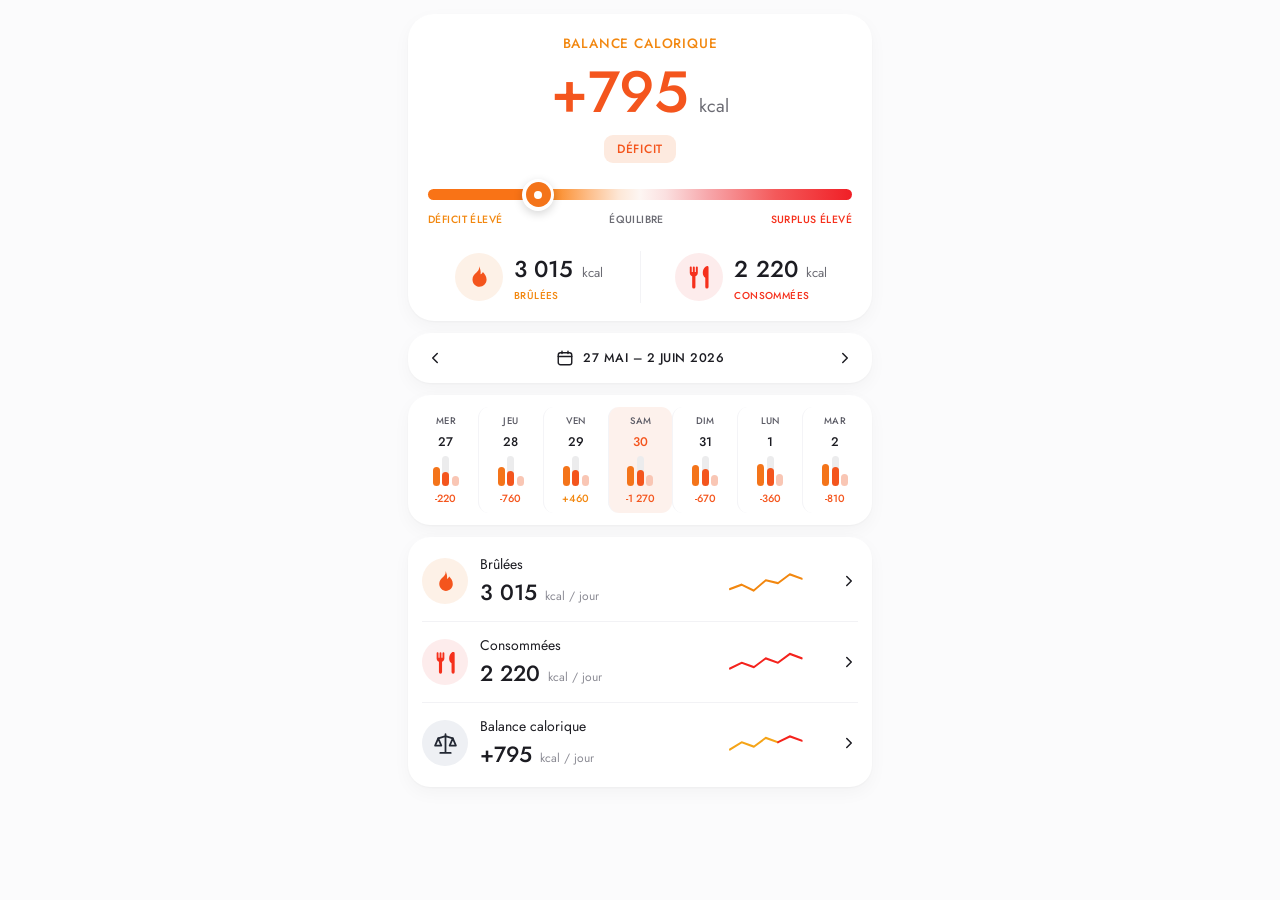
<file: balance-calorique-mobile.html>
<!DOCTYPE html><html><head><meta charset="utf-8"><meta name="viewport" content="width=device-width,initial-scale=1"><link href="https://fonts.googleapis.com/css2?family=Jost:wght@400;500&display=swap" rel="stylesheet"><style>*{margin:0;padding:0;box-sizing:border-box}body{background:#fbfbfc;font-family:Jost,system-ui,sans-serif}</style></head><body>

<div style="min-height:100vh;display:flex;flex-direction:column;align-items:center;justify-content:flex-start;gap:12px;padding:14px 14px 26px;box-sizing:border-box">
  <div style="width:100%;max-width:464px;background:#fff;border-radius:26px;box-shadow:0 1px 2px rgba(24,20,30,.03),0 6px 18px rgba(24,20,30,.035);padding:20px 16px 18px;box-sizing:border-box;font-family:Jost,system-ui,sans-serif">

    <div style="text-align:center;font-size:13.5px;font-weight:500;letter-spacing:.06em;color:#f2870f;text-transform:uppercase">Balance calorique</div>

    <div style="display:flex;align-items:baseline;justify-content:center;gap:10px;margin-top:10px">
      <div style="font-size:58px;font-weight:500;line-height:1;letter-spacing:-.01em;color:#f4551d">+795</div>
      <div style="font-size:18px;font-weight:400;color:#6b6b73">kcal</div>
    </div>

    <div style="display:flex;justify-content:center;margin-top:14px">
      <div style="background:#fdeadf;color:#f4551d;font-size:12px;font-weight:500;letter-spacing:.06em;text-transform:uppercase;padding:5px 13px;border-radius:9px">Déficit</div>
    </div>

    <div style="margin-top:26px;padding:0 4px">
      <div style="position:relative;height:11px">
        <div style="position:absolute;inset:0;border-radius:8px;background:linear-gradient(90deg,#f97316 0%,#f97316 26%,#fb8c2a 30%,#fdbe8a 38%,#fde7d6 45%,#fdf6f3 50%,#fbe0e0 56%,#f7a7ab 66%,#f4595a 82%,#f01f26 100%)"></div>
        <div style="position:absolute;top:50%;transform:translate(-50%,-50%);width:32px;height:32px;border-radius:50%;background:#fff;box-shadow:0 3px 10px rgba(0,0,0,.16);display:flex;align-items:center;justify-content:center;left:26%">
          <div style="width:25px;height:25px;border-radius:50%;background:#f4741a;display:flex;align-items:center;justify-content:center">
            <div style="width:8px;height:8px;border-radius:50%;background:#fff"></div>
          </div>
        </div>
      </div>
      <div style="display:flex;justify-content:space-between;align-items:center;margin-top:12px;font-size:10.5px;font-weight:500;letter-spacing:.04em;text-transform:uppercase">
        <span style="color:#f2870f">Déficit élevé</span>
        <span style="color:#6b6b73;font-weight:500">Équilibre</span>
        <span style="color:#f5301c">Surplus élevé</span>
      </div>
    </div>

    <div style="display:grid;grid-template-columns:1fr 1px 1fr;gap:0;margin-top:24px;align-items:center">
      <div style="display:flex;align-items:center;justify-content:center;gap:11px;padding-right:6px">
        <div style="width:48px;height:48px;border-radius:50%;background:#fdf1e7;display:flex;align-items:center;justify-content:center;flex:0 0 auto">
          <svg width="26" height="26" viewBox="0 0 24 24" fill="#f4551d" style="margin-top:-1px"><path d="M12 2c.6 3.2-1.2 4.6-2.6 6C7.7 9.6 6 11.3 6 14.2 6 18 9 21 12.4 21S19 18.3 19 14.4c0-3.3-1.9-5.4-3.4-7.1-.5 1-1.3 1.8-2.2 2.2.6-2.6-.4-5.6-1.4-7.5Z"></path></svg>
        </div>
        <div>
          <div style="display:flex;align-items:baseline;gap:8px">
            <div style="font-size:23px;font-weight:500;color:#1c1c22;letter-spacing:.005em">3 015</div>
            <div style="font-size:13px;font-weight:400;color:#6b6b73">kcal</div>
          </div>
          <div style="margin-top:2px;font-size:10px;font-weight:500;letter-spacing:.04em;text-transform:uppercase;color:#f2870f">Brûlées</div>
        </div>
      </div>

      <div style="width:1px;height:52px;background:#f3f3f6;justify-self:center"></div>

      <div style="display:flex;align-items:center;justify-content:center;gap:11px;padding-left:6px">
        <div style="width:48px;height:48px;border-radius:50%;background:#fdecec;display:flex;align-items:center;justify-content:center;flex:0 0 auto">
          <svg width="26" height="26" viewBox="0 0 24 24" fill="#f5301c"><path d="M4.4 2.2c.5 0 .9.4.9.9v4.3h1V3.1a.9.9 0 0 1 1.8 0v4.3h1V3.1a.9.9 0 0 1 1.8 0v5c0 1.5-.9 2.7-2.2 3.1v10a1.5 1.5 0 0 1-3 0v-10C4.4 10.8 3.5 9.6 3.5 8.1v-5c0-.5.4-.9.9-.9Z"></path><path d="M18.6 2c-2 1.2-3.1 3.5-3.1 6.1 0 2.2 1 3.9 2.3 4.5v8.6a1.5 1.5 0 0 0 3 0V3.3c0-1-.5-1.7-1.4-1.3Z"></path></svg>
        </div>
        <div>
          <div style="display:flex;align-items:baseline;gap:8px">
            <div style="font-size:23px;font-weight:500;color:#1c1c22;letter-spacing:.005em">2 220</div>
            <div style="font-size:13px;font-weight:400;color:#6b6b73">kcal</div>
          </div>
          <div style="margin-top:2px;font-size:10px;font-weight:500;letter-spacing:.04em;text-transform:uppercase;color:#f5301c">Consommées</div>
        </div>
      </div>
    </div>
  </div>

  <div style="width:100%;max-width:464px;background:#fff;border-radius:22px;box-shadow:0 1px 2px rgba(24,20,30,.03),0 6px 18px rgba(24,20,30,.035);padding:10px 12px;box-sizing:border-box;display:flex;align-items:center;justify-content:space-between;font-family:Jost,system-ui,sans-serif">
    <div style="width:30px;height:30px;border-radius:50%;display:flex;align-items:center;justify-content:center;cursor:pointer;transition:background .18s cubic-bezier(.22,1,.36,1)"  data-click="">
      <svg width="18" height="18" viewBox="0 0 24 24" fill="none" stroke="#1c1c22" stroke-width="2" stroke-linecap="round" stroke-linejoin="round"><path d="M15 18 9 12l6-6"></path></svg>
    </div>
    <div style="display:flex;align-items:center;gap:9px">
      <svg width="18" height="18" viewBox="0 0 24 24" fill="none" stroke="#1c1c22" stroke-width="1.9" stroke-linecap="round" stroke-linejoin="round"><rect x="3" y="5" width="18" height="16" rx="3"></rect><path d="M3 10h18M8 3v3M16 3v3"></path></svg>
      <div style="font-size:12.5px;font-weight:500;letter-spacing:.04em;text-transform:uppercase;color:#1c1c22">27 mai – 2 juin 2026</div>
    </div>
    <div style="width:30px;height:30px;border-radius:50%;display:flex;align-items:center;justify-content:center;cursor:pointer;transition:background .18s cubic-bezier(.22,1,.36,1)"  data-click="">
      <svg width="18" height="18" viewBox="0 0 24 24" fill="none" stroke="#1c1c22" stroke-width="2" stroke-linecap="round" stroke-linejoin="round"><path d="m9 18 6-6-6-6"></path></svg>
    </div>
  </div>

  <div style="width:100%;max-width:464px;background:#fff;border-radius:22px;box-shadow:0 1px 2px rgba(24,20,30,.03),0 6px 18px rgba(24,20,30,.035);padding:12px 5px;box-sizing:border-box;display:grid;grid-template-columns:repeat(7,1fr);font-family:Jost,system-ui,sans-serif">
    
      <div data-click="" style="display:flex;flex-direction:column;align-items:center;gap:5px;padding:7px 1px;border-radius:11px;cursor:pointer;transition:background .18s cubic-bezier(.22,1,.36,1);background:transparent;border-left:1px solid transparent" >
        <div style="font-size:9.5px;font-weight:500;letter-spacing:.03em;text-transform:uppercase;color:#5c5c66">MER</div>
        <div style="font-size:12.5px;font-weight:500;color:#1c1c22">27</div>
        <div style="height:30px;display:flex;align-items:flex-end;gap:2.5px;position:relative">
          <div style="position:absolute;left:9.5px;bottom:0;width:7px;height:30px;border-radius:6px;background:#ececed"></div>
          <div style="width:7px;border-radius:4px;position:relative;background:#f4741a;height:62%"></div>
          <div style="width:7px;border-radius:4px;position:relative;background:#f4551d;height:46%"></div>
          <div style="width:7px;border-radius:4px;position:relative;background:#f9c6b4;height:34%"></div>
        </div>
        <div style="font-size:10.5px;font-weight:500;color:#f4551d">-220</div>
      </div>
    
      <div data-click="" style="display:flex;flex-direction:column;align-items:center;gap:5px;padding:7px 1px;border-radius:11px;cursor:pointer;transition:background .18s cubic-bezier(.22,1,.36,1);background:transparent;border-left:1px solid #f4f4f7" >
        <div style="font-size:9.5px;font-weight:500;letter-spacing:.03em;text-transform:uppercase;color:#5c5c66">JEU</div>
        <div style="font-size:12.5px;font-weight:500;color:#1c1c22">28</div>
        <div style="height:30px;display:flex;align-items:flex-end;gap:2.5px;position:relative">
          <div style="position:absolute;left:9.5px;bottom:0;width:7px;height:30px;border-radius:6px;background:#ececed"></div>
          <div style="width:7px;border-radius:4px;position:relative;background:#f4741a;height:64%"></div>
          <div style="width:7px;border-radius:4px;position:relative;background:#f4551d;height:49%"></div>
          <div style="width:7px;border-radius:4px;position:relative;background:#f9c6b4;height:35%"></div>
        </div>
        <div style="font-size:10.5px;font-weight:500;color:#f4551d">-760</div>
      </div>
    
      <div data-click="" style="display:flex;flex-direction:column;align-items:center;gap:5px;padding:7px 1px;border-radius:11px;cursor:pointer;transition:background .18s cubic-bezier(.22,1,.36,1);background:transparent;border-left:1px solid #f4f4f7" >
        <div style="font-size:9.5px;font-weight:500;letter-spacing:.03em;text-transform:uppercase;color:#5c5c66">VEN</div>
        <div style="font-size:12.5px;font-weight:500;color:#1c1c22">29</div>
        <div style="height:30px;display:flex;align-items:flex-end;gap:2.5px;position:relative">
          <div style="position:absolute;left:9.5px;bottom:0;width:7px;height:30px;border-radius:6px;background:#ececed"></div>
          <div style="width:7px;border-radius:4px;position:relative;background:#f4741a;height:66%"></div>
          <div style="width:7px;border-radius:4px;position:relative;background:#f4551d;height:52%"></div>
          <div style="width:7px;border-radius:4px;position:relative;background:#f9c6b4;height:36%"></div>
        </div>
        <div style="font-size:10.5px;font-weight:500;color:#f2870f">+460</div>
      </div>
    
      <div data-click="" style="display:flex;flex-direction:column;align-items:center;gap:5px;padding:7px 1px;border-radius:11px;cursor:pointer;transition:background .18s cubic-bezier(.22,1,.36,1);background:#fdf1ec;border-left:1px solid #f4f4f7" >
        <div style="font-size:9.5px;font-weight:500;letter-spacing:.03em;text-transform:uppercase;color:#5c5c66">SAM</div>
        <div style="font-size:12.5px;font-weight:500;color:#f4551d">30</div>
        <div style="height:30px;display:flex;align-items:flex-end;gap:2.5px;position:relative">
          <div style="position:absolute;left:9.5px;bottom:0;width:7px;height:30px;border-radius:6px;background:#ececed"></div>
          <div style="width:7px;border-radius:4px;position:relative;background:#f4741a;height:68%"></div>
          <div style="width:7px;border-radius:4px;position:relative;background:#f4551d;height:55%"></div>
          <div style="width:7px;border-radius:4px;position:relative;background:#f9c6b4;height:37%"></div>
        </div>
        <div style="font-size:10.5px;font-weight:500;color:#f4551d">-1 270</div>
      </div>
    
      <div data-click="" style="display:flex;flex-direction:column;align-items:center;gap:5px;padding:7px 1px;border-radius:11px;cursor:pointer;transition:background .18s cubic-bezier(.22,1,.36,1);background:transparent;border-left:1px solid #f4f4f7" >
        <div style="font-size:9.5px;font-weight:500;letter-spacing:.03em;text-transform:uppercase;color:#5c5c66">DIM</div>
        <div style="font-size:12.5px;font-weight:500;color:#1c1c22">31</div>
        <div style="height:30px;display:flex;align-items:flex-end;gap:2.5px;position:relative">
          <div style="position:absolute;left:9.5px;bottom:0;width:7px;height:30px;border-radius:6px;background:#ececed"></div>
          <div style="width:7px;border-radius:4px;position:relative;background:#f4741a;height:70%"></div>
          <div style="width:7px;border-radius:4px;position:relative;background:#f4551d;height:58%"></div>
          <div style="width:7px;border-radius:4px;position:relative;background:#f9c6b4;height:38%"></div>
        </div>
        <div style="font-size:10.5px;font-weight:500;color:#f4551d">-670</div>
      </div>
    
      <div data-click="" style="display:flex;flex-direction:column;align-items:center;gap:5px;padding:7px 1px;border-radius:11px;cursor:pointer;transition:background .18s cubic-bezier(.22,1,.36,1);background:transparent;border-left:1px solid #f4f4f7" >
        <div style="font-size:9.5px;font-weight:500;letter-spacing:.03em;text-transform:uppercase;color:#5c5c66">LUN</div>
        <div style="font-size:12.5px;font-weight:500;color:#1c1c22">1</div>
        <div style="height:30px;display:flex;align-items:flex-end;gap:2.5px;position:relative">
          <div style="position:absolute;left:9.5px;bottom:0;width:7px;height:30px;border-radius:6px;background:#ececed"></div>
          <div style="width:7px;border-radius:4px;position:relative;background:#f4741a;height:72%"></div>
          <div style="width:7px;border-radius:4px;position:relative;background:#f4551d;height:61%"></div>
          <div style="width:7px;border-radius:4px;position:relative;background:#f9c6b4;height:39%"></div>
        </div>
        <div style="font-size:10.5px;font-weight:500;color:#f4551d">-360</div>
      </div>
    
      <div data-click="" style="display:flex;flex-direction:column;align-items:center;gap:5px;padding:7px 1px;border-radius:11px;cursor:pointer;transition:background .18s cubic-bezier(.22,1,.36,1);background:transparent;border-left:1px solid #f4f4f7" >
        <div style="font-size:9.5px;font-weight:500;letter-spacing:.03em;text-transform:uppercase;color:#5c5c66">MAR</div>
        <div style="font-size:12.5px;font-weight:500;color:#1c1c22">2</div>
        <div style="height:30px;display:flex;align-items:flex-end;gap:2.5px;position:relative">
          <div style="position:absolute;left:9.5px;bottom:0;width:7px;height:30px;border-radius:6px;background:#ececed"></div>
          <div style="width:7px;border-radius:4px;position:relative;background:#f4741a;height:74%"></div>
          <div style="width:7px;border-radius:4px;position:relative;background:#f4551d;height:64%"></div>
          <div style="width:7px;border-radius:4px;position:relative;background:#f9c6b4;height:40%"></div>
        </div>
        <div style="font-size:10.5px;font-weight:500;color:#f4551d">-810</div>
      </div>
    
  </div>

  <div style="width:100%;max-width:464px;background:#fff;border-radius:22px;box-shadow:0 1px 2px rgba(24,20,30,.03),0 6px 18px rgba(24,20,30,.035);padding:4px 14px;box-sizing:border-box;font-family:Jost,system-ui,sans-serif">
    <div style="display:flex;align-items:center;gap:12px;padding:13px 0;cursor:pointer;border-radius:14px;transition:background .18s cubic-bezier(.22,1,.36,1)" >
      <div style="width:46px;height:46px;border-radius:50%;background:#fdf1e7;display:flex;align-items:center;justify-content:center;flex:0 0 auto">
        <svg width="25" height="25" viewBox="0 0 24 24" fill="#f4551d"><path d="M12 2c.6 3.2-1.2 4.6-2.6 6C7.7 9.6 6 11.3 6 14.2 6 18 9 21 12.4 21S19 18.3 19 14.4c0-3.3-1.9-5.4-3.4-7.1-.5 1-1.3 1.8-2.2 2.2.6-2.6-.4-5.6-1.4-7.5Z"></path></svg>
      </div>
      <div style="flex:1 1 auto;min-width:0">
        <div style="font-size:14px;font-weight:400;color:#1c1c22">Brûlées</div>
        <div style="display:flex;align-items:baseline;gap:8px;margin-top:2px">
          <div style="font-size:22px;font-weight:500;color:#1c1c22">3 015</div>
          <div style="font-size:12px;font-weight:400;color:#8a8a93">kcal / jour</div>
        </div>
      </div>
      <svg width="86" height="34" viewBox="0 0 200 46" preserveAspectRatio="none" fill="none" style="flex:0 0 auto"><polyline points="4,34 32,28 60,36 88,22 116,26 144,14 172,20" stroke="#f2870f" stroke-width="3" stroke-linecap="round" stroke-linejoin="round"></polyline></svg>
      <svg width="18" height="18" viewBox="0 0 24 24" fill="none" stroke="#1c1c22" stroke-width="2" stroke-linecap="round" stroke-linejoin="round" style="flex:0 0 auto;margin-left:14px"><path d="m9 18 6-6-6-6"></path></svg>
    </div>

    <div style="height:1px;background:#f2f2f5"></div>

    <div style="display:flex;align-items:center;gap:12px;padding:13px 0;cursor:pointer;border-radius:14px;transition:background .18s cubic-bezier(.22,1,.36,1)" >
      <div style="width:46px;height:46px;border-radius:50%;background:#fdecec;display:flex;align-items:center;justify-content:center;flex:0 0 auto">
        <svg width="25" height="25" viewBox="0 0 24 24" fill="#f5301c"><path d="M4.4 2.2c.5 0 .9.4.9.9v4.3h1V3.1a.9.9 0 0 1 1.8 0v4.3h1V3.1a.9.9 0 0 1 1.8 0v5c0 1.5-.9 2.7-2.2 3.1v10a1.5 1.5 0 0 1-3 0v-10C4.4 10.8 3.5 9.6 3.5 8.1v-5c0-.5.4-.9.9-.9Z"></path><path d="M18.6 2c-2 1.2-3.1 3.5-3.1 6.1 0 2.2 1 3.9 2.3 4.5v8.6a1.5 1.5 0 0 0 3 0V3.3c0-1-.5-1.7-1.4-1.3Z"></path></svg>
      </div>
      <div style="flex:1 1 auto;min-width:0">
        <div style="font-size:14px;font-weight:400;color:#1c1c22">Consommées</div>
        <div style="display:flex;align-items:baseline;gap:8px;margin-top:2px">
          <div style="font-size:22px;font-weight:500;color:#1c1c22">2 220</div>
          <div style="font-size:12px;font-weight:400;color:#8a8a93">kcal / jour</div>
        </div>
      </div>
      <svg width="86" height="34" viewBox="0 0 200 46" preserveAspectRatio="none" fill="none" style="flex:0 0 auto"><polyline points="4,32 32,24 60,30 88,18 116,24 144,12 172,18" stroke="#f4231d" stroke-width="3" stroke-linecap="round" stroke-linejoin="round"></polyline></svg>
      <svg width="18" height="18" viewBox="0 0 24 24" fill="none" stroke="#1c1c22" stroke-width="2" stroke-linecap="round" stroke-linejoin="round" style="flex:0 0 auto;margin-left:14px"><path d="m9 18 6-6-6-6"></path></svg>
    </div>

    <div style="height:1px;background:#f2f2f5"></div>

    <div style="display:flex;align-items:center;gap:12px;padding:13px 0;cursor:pointer;border-radius:14px;transition:background .18s cubic-bezier(.22,1,.36,1)" >
      <div style="width:46px;height:46px;border-radius:50%;background:#eef0f4;display:flex;align-items:center;justify-content:center;flex:0 0 auto">
        <svg width="25" height="25" viewBox="0 0 24 24" fill="none" stroke="#232833" stroke-width="1.7" stroke-linecap="round" stroke-linejoin="round"><path d="M12 3v18M7 21h10M5 7l7-2 7 2"></path><path d="M5 7 2 14h6L5 7Zm14 0-3 7h6l-3-7Z"></path></svg>
      </div>
      <div style="flex:1 1 auto;min-width:0">
        <div style="font-size:14px;font-weight:400;color:#1c1c22">Balance calorique</div>
        <div style="display:flex;align-items:baseline;gap:8px;margin-top:2px">
          <div style="font-size:22px;font-weight:500;color:#1c1c22">+795</div>
          <div style="font-size:12px;font-weight:400;color:#8a8a93">kcal / jour</div>
        </div>
      </div>
      <svg width="86" height="34" viewBox="0 0 200 46" preserveAspectRatio="none" fill="none" style="flex:0 0 auto"><polyline points="4,32 32,22 60,28 88,16 116,22" stroke="#f5a417" stroke-width="3" stroke-linecap="round" stroke-linejoin="round"></polyline><polyline points="116,22 144,14 172,20" stroke="#f4231d" stroke-width="3" stroke-linecap="round" stroke-linejoin="round"></polyline></svg>
      <svg width="18" height="18" viewBox="0 0 24 24" fill="none" stroke="#1c1c22" stroke-width="2" stroke-linecap="round" stroke-linejoin="round" style="flex:0 0 auto;margin-left:14px"><path d="m9 18 6-6-6-6"></path></svg>
    </div>
  </div>
</div>
</body></html>
</file>
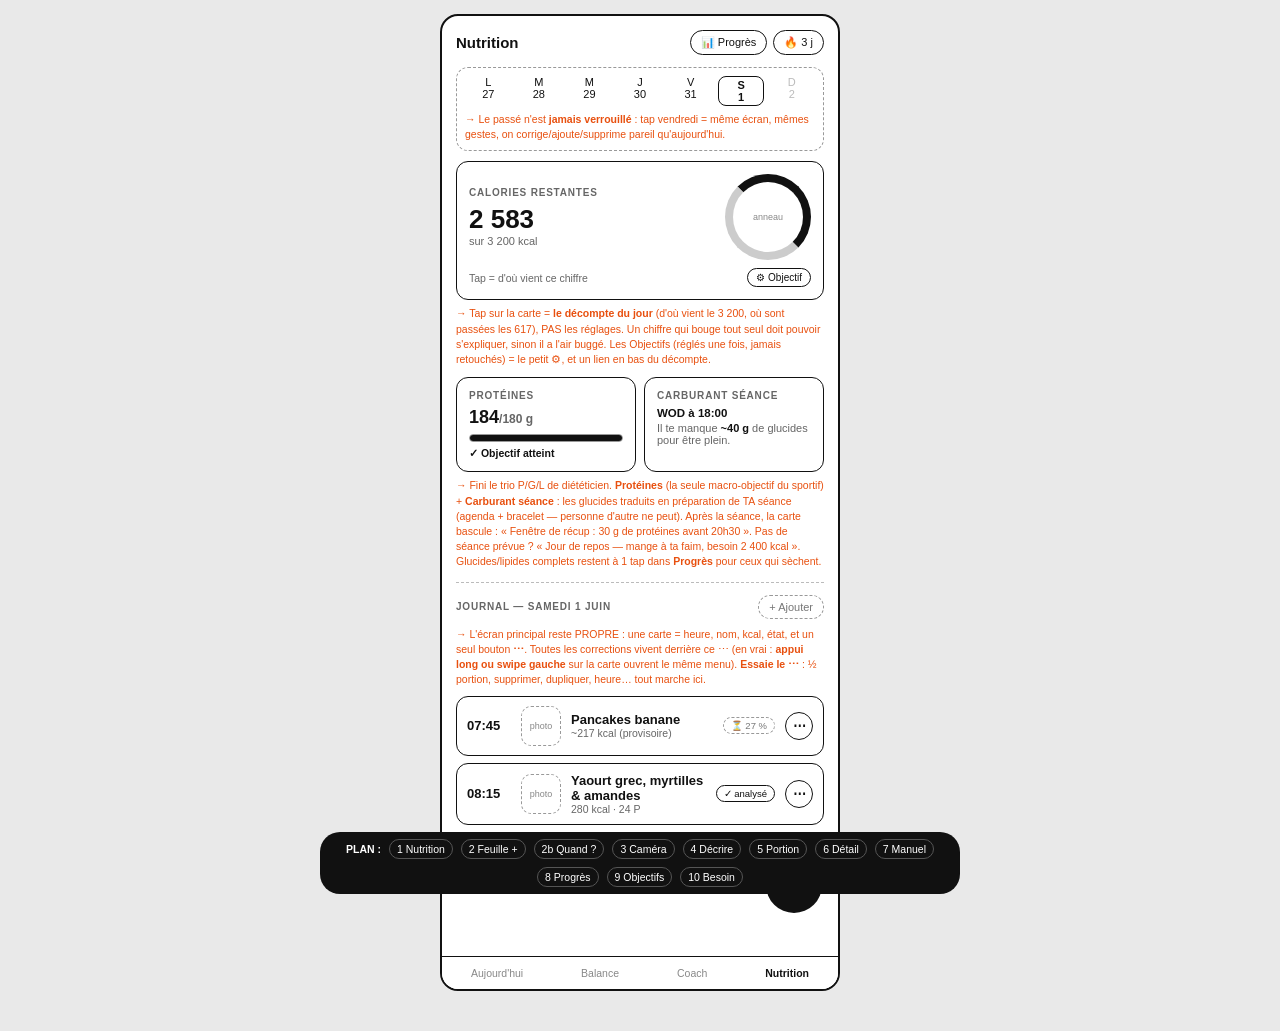
<file: blueprint-nutrition.html>
<!doctype html>
<html lang="fr">
<head>
<meta charset="utf-8">
<meta name="viewport" content="width=device-width,initial-scale=1">
<title>FLINT — Blueprint Nutrition v4.2 (architecture, zéro design)</title>
<style>
*{box-sizing:border-box;margin:0;font-family:-apple-system,'Helvetica Neue',Arial,sans-serif}
body{background:#E9E9E9;color:#111;display:flex;justify-content:center;padding:14px 0 40px}
.phone{width:400px;max-width:100vw;background:#fff;min-height:820px;position:relative;border:2px solid #111;border-radius:18px;overflow:hidden}
.tools{position:fixed;left:50%;transform:translateX(-50%);bottom:6px;z-index:99;background:#111;color:#fff;font-size:10.5px;padding:7px 10px;border-radius:20px;display:flex;gap:8px;flex-wrap:wrap;justify-content:center;max-width:96vw}
.tools a{color:#fff;text-decoration:none;border:1px solid #555;border-radius:10px;padding:3px 7px;cursor:pointer;white-space:nowrap}
.tools a:hover{background:#333}
.scr{display:none;padding:14px 14px 90px}
.scr.on{display:block}
.bar{display:flex;align-items:center;justify-content:space-between;gap:8px;margin-bottom:12px}
.bar .t{font-weight:800;font-size:15px}
.btn,.chip{border:1.5px solid #111;border-radius:10px;padding:7px 10px;font-size:12px;background:#fff;cursor:pointer;display:inline-flex;align-items:center;gap:6px}
.btn.pri{background:#111;color:#fff}
.chip{border-radius:20px;font-size:11px;padding:5px 10px}
.chip.ghost{border-style:dashed;color:#777;border-color:#999}
.chip.on{background:#111;color:#fff}
.box{border:1.5px dashed #999;border-radius:12px;padding:12px;margin-bottom:10px}
.box.solid{border-style:solid;border-color:#111}
.k{font-size:10px;font-weight:800;letter-spacing:.08em;text-transform:uppercase;color:#666;margin-bottom:6px}
.big{font-size:26px;font-weight:800}
.row{display:flex;align-items:center;gap:10px}
.row .sp{flex:1}
.grid2{display:grid;grid-template-columns:1fr 1fr;gap:8px}
.grid3{display:grid;grid-template-columns:1fr 1fr 1fr;gap:8px}
.note{display:block;font-size:10.5px;color:#E8500F;margin-top:6px;line-height:1.45}
.note b{font-weight:800}
.thumb{width:40px;height:40px;border:1.5px dashed #999;border-radius:10px;display:grid;place-items:center;font-size:9px;color:#888;flex:none}
.meal{border:1.5px solid #111;border-radius:12px;padding:9px 10px;margin-bottom:7px;cursor:pointer;background:#fff;display:flex;align-items:center;gap:10px}
.meal.hl{outline:3px solid #E8500F}
.meal .hr{font-size:13px;font-weight:800;width:44px;flex:none;font-variant-numeric:tabular-nums}
.meal .mid{min-width:0}
.meal .nm{font-size:13px;font-weight:700}
.meal .st{font-size:10.5px;color:#666}
.state{font-size:9.5px;border:1px solid #111;border-radius:10px;padding:2px 7px;white-space:nowrap;margin-left:auto;flex:none}
.state.pend{border-style:dashed;color:#777;border-color:#999}
.dots{width:28px;height:28px;border:1.5px solid #111;border-radius:50%;display:grid;place-items:center;font-weight:800;flex:none;font-size:13px}
.fab{position:absolute;right:16px;bottom:76px;width:56px;height:56px;border-radius:50%;background:#111;color:#fff;font-size:26px;display:grid;place-items:center;cursor:pointer;z-index:5}
.nav{position:absolute;left:0;right:0;bottom:0;border-top:1.5px solid #111;background:#fff;display:flex;justify-content:space-around;padding:10px 0;font-size:10.5px}
.nav span{cursor:pointer;color:#888}.nav .on{color:#111;font-weight:800}
.ring{width:86px;height:86px;border:8px solid #ccc;border-top-color:#111;border-right-color:#111;border-radius:50%;flex:none;display:grid;place-items:center;font-size:9px;color:#888}
.mini{width:100%;height:8px;border:1px solid #999;border-radius:6px;margin-top:6px;overflow:hidden}
.mini i{display:block;height:100%;background:#111}
.tabs{display:flex;gap:6px;margin-bottom:10px;flex-wrap:wrap}
.input{border:1.5px solid #111;border-radius:12px;padding:11px;font-size:13px;color:#888;margin-bottom:10px;cursor:text}
.li{display:flex;align-items:center;gap:10px;border:1.5px solid #111;border-radius:12px;padding:9px 10px;margin-bottom:7px}
.li .n{font-size:13px;font-weight:700}
.li .d{font-size:10.5px;color:#666}
.plus{margin-left:auto;width:32px;height:32px;border:1.5px solid #111;border-radius:50%;display:grid;place-items:center;font-weight:800;cursor:pointer;flex:none}
.stp{display:flex;align-items:center;gap:12px;border:1.5px solid #111;border-radius:12px;padding:9px 12px;justify-content:center;font-weight:800}
.stp b{font-size:18px;cursor:pointer;padding:0 8px;user-select:none}
.sheet{position:absolute;left:8px;right:8px;bottom:70px;background:#fff;border:2px solid #111;border-radius:16px;padding:14px;z-index:9}
.opt{border:1.5px solid #111;border-radius:12px;padding:14px 10px;text-align:center;font-size:12.5px;font-weight:700;cursor:pointer}
.opt small{display:block;font-weight:400;font-size:10px;color:#666;margin-top:3px}
.opt.pri{border-width:2.5px}
.cam{border:2px solid #111;border-radius:14px;background:#ddd;height:300px;position:relative;margin-bottom:10px}
.cam .corner{position:absolute;width:26px;height:26px;border:3px solid #111}
.cam .c1{top:12px;left:12px;border-right:0;border-bottom:0}.cam .c2{top:12px;right:12px;border-left:0;border-bottom:0}
.cam .c3{bottom:12px;left:12px;border-right:0;border-top:0}.cam .c4{bottom:12px;right:12px;border-left:0;border-top:0}
.cam .lab{position:absolute;inset:0;display:grid;place-items:center;color:#888;font-size:11px}
.shutter{width:64px;height:64px;border:4px solid #111;border-radius:50%;margin:0 auto;cursor:pointer;display:grid;place-items:center;font-size:9px;color:#888}
.toast{position:absolute;left:14px;right:14px;bottom:140px;background:#111;color:#fff;border-radius:12px;padding:11px 12px;font-size:12px;display:none;z-index:40}
.toast.on{display:flex;gap:10px;align-items:center}
.toast u{cursor:pointer;margin-left:auto;font-weight:800}
hr{border:0;border-top:1.5px dashed #bbb;margin:12px 0}
.whenchip{background:#111;color:#fff;border-radius:20px;font-size:11px;padding:5px 11px;cursor:pointer;display:inline-flex;gap:6px}
.qw{border:1.5px solid #111;border-radius:12px;padding:12px;text-align:center;font-size:12.5px;font-weight:700;cursor:pointer}
.qw small{display:block;font-weight:400;font-size:10px;color:#666;margin-top:2px}
/* roues déroulantes iOS */
.pick{position:relative;display:flex;gap:6px;border:1.5px solid #111;border-radius:14px;padding:0 8px;background:#fff}
.wheel{flex:1;height:160px;overflow-y:auto;scroll-snap-type:y mandatory;text-align:center;scrollbar-width:none;-webkit-overflow-scrolling:touch}
.wheel::-webkit-scrollbar{display:none}
.wheel::before,.wheel::after{content:'';display:block;height:64px}
.wheel .it{height:32px;line-height:32px;scroll-snap-align:center;font-size:14px;font-weight:700;color:#aaa;cursor:pointer}
.wheel .it.on{color:#111}
.sel{position:absolute;left:8px;right:8px;top:50%;height:32px;transform:translateY(-50%);border-top:2px solid #111;border-bottom:2px solid #111;pointer-events:none}
/* menu contextuel carte */
.ctxbg{position:absolute;inset:0;background:rgba(0,0,0,.3);z-index:30;display:none}
.ctxbg.on{display:block}
.ctx{position:absolute;left:8px;right:8px;bottom:70px;background:#fff;border:2px solid #111;border-radius:16px;padding:14px}
.frac{display:flex;gap:6px}
.frac .chip{flex:1;justify-content:center;font-weight:800}
</style>
</head>
<body>
<div class="phone">

<!-- ════════ 1. NUTRITION (onglet FLINT) ════════ -->
<section class="scr on" id="home">
  <div class="bar">
    <span class="t">Nutrition</span>
    <span class="row" style="gap:6px">
      <span class="chip" onclick="go('trends')">📊 Progrès</span>
      <span class="chip">🔥 3 j</span>
    </span>
  </div>

  <div class="box" style="padding:8px">
    <div class="grid3" style="grid-template-columns:repeat(7,1fr);gap:4px;text-align:center;font-size:11px">
      <span style="cursor:pointer">L<br>27</span><span style="cursor:pointer">M<br>28</span><span style="cursor:pointer">M<br>29</span>
      <span style="cursor:pointer">J<br>30</span><span style="cursor:pointer" onclick="toast('Journal + anneau basculent sur vendredi — tout y est éditable pareil')">V<br>31</span>
      <span style="border:1.5px solid #111;border-radius:8px;padding:2px 0;font-weight:800">S<br>1</span><span style="color:#bbb">D<br>2</span>
    </div>
    <span class="note">→ Le passé n'est <b>jamais verrouillé</b> : tap vendredi = même écran, mêmes gestes,
    on corrige/ajoute/supprime pareil qu'aujourd'hui.</span>
  </div>

  <div class="box solid" onclick="go('caldetail')">
    <div class="row">
      <div>
        <div class="k">Calories restantes</div>
        <div class="big">2 583</div>
        <div style="font-size:11px;color:#666">sur 3 200 kcal</div>
      </div>
      <span class="sp"></span>
      <div class="ring">anneau</div>
    </div>
    <div class="row" style="margin-top:8px">
      <span style="font-size:10.5px;color:#666">Tap = d'où vient ce chiffre</span><span class="sp"></span>
      <span class="chip" style="font-size:10px;padding:3px 8px" onclick="event.stopPropagation();go('goals')">⚙︎ Objectif</span>
    </div>
  </div>
  <span class="note" style="margin:-4px 0 10px">→ Tap sur la carte = <b>le décompte du jour</b> (d'où vient le 3 200, où sont
  passées les 617), PAS les réglages. Un chiffre qui bouge tout seul doit pouvoir s'expliquer, sinon il a l'air buggé.
  Les Objectifs (réglés une fois, jamais retouchés) = le petit ⚙︎, et un lien en bas du décompte.</span>

  <div class="grid2">
    <div class="box solid" style="margin:0" onclick="go('trends')">
      <div class="k">Protéines</div>
      <div style="font-weight:800;font-size:18px">184<span style="font-size:12px;color:#666">/180 g</span></div>
      <div class="mini"><i style="width:100%"></i></div>
      <div style="font-size:10.5px;font-weight:700;margin-top:5px">✓ Objectif atteint</div>
    </div>
    <div class="box solid" style="margin:0" onclick="toast('Détail : ta séance, ce qu\'il te manque, quoi manger avant/après')">
      <div class="k">Carburant séance</div>
      <div style="font-size:11.5px;font-weight:700">WOD à 18:00</div>
      <div style="font-size:11px;color:#666;margin-top:3px">Il te manque <b style="color:#111">~40 g</b> de glucides pour être plein.</div>
    </div>
  </div>
  <span class="note">→ Fini le trio P/G/L de diététicien. <b>Protéines</b> (la seule macro-objectif du sportif) +
  <b>Carburant séance</b> : les glucides traduits en préparation de TA séance (agenda + bracelet — personne d'autre ne peut).
  Après la séance, la carte bascule : « Fenêtre de récup : 30 g de protéines avant 20h30 ».
  Pas de séance prévue ? « Jour de repos — mange à ta faim, besoin 2 400 kcal ».
  Glucides/lipides complets restent à 1 tap dans <b>Progrès</b> pour ceux qui sèchent.</span>

  <hr>
  <div class="row" style="margin-bottom:8px"><span class="k" style="margin:0">Journal — samedi 1 juin</span><span class="sp"></span><span class="chip ghost" onclick="openSheet()">+ Ajouter</span></div>
  <span class="note" style="margin:0 0 8px">→ L'écran principal reste PROPRE : une carte = heure, nom, kcal, état, et un seul
  bouton <b>⋯</b>. Toutes les corrections vivent derrière ce ⋯ (en vrai : <b>appui long ou swipe gauche</b> sur la carte
  ouvrent le même menu). <b>Essaie le ⋯</b> : ½ portion, supprimer, dupliquer, heure… tout marche ici.</span>

  <div id="tl">
    <div class="meal" data-min="465" data-kcal="217" onclick="go('mealdetail')">
      <span class="hr">07:45</span><span class="thumb">photo</span>
      <div class="mid"><div class="nm">Pancakes banane</div><div class="st">~217 kcal (provisoire)</div></div>
      <span class="state pend">⏳ 27 %</span>
      <span class="dots" onclick="event.stopPropagation();openCtx(this.parentNode)">⋯</span>
    </div>
    <div class="meal" data-min="495" data-kcal="280" onclick="go('mealdetail')">
      <span class="hr">08:15</span><span class="thumb">photo</span>
      <div class="mid"><div class="nm">Yaourt grec, myrtilles &amp; amandes</div><div class="st">280 kcal · 24 P</div></div>
      <span class="state">✓ analysé</span>
      <span class="dots" onclick="event.stopPropagation();openCtx(this.parentNode)">⋯</span>
    </div>
    <div class="meal" data-min="760" data-kcal="120" onclick="go('mealdetail')">
      <span class="hr">12:40</span><span class="thumb">—</span>
      <div class="mid"><div class="nm">Pomme</div><div class="st">120 kcal</div></div>
      <span class="state">✍️ manuel</span>
      <span class="dots" onclick="event.stopPropagation();openCtx(this.parentNode)">⋯</span>
    </div>
  </div>

  <div class="fab" onclick="openSheet()">+</div>
  <div class="nav"><span>Aujourd'hui</span><span>Balance</span><span>Coach</span><span class="on">Nutrition</span></div>
</section>

<!-- ════════ MENU CONTEXTUEL DE CARTE (le cœur de la v3) ════════ -->
<div class="ctxbg" id="ctxbg" onclick="closeCtx()">
  <div class="ctx" onclick="event.stopPropagation()">
    <div class="row" style="margin-bottom:10px"><span class="t" id="ctxName" style="font-weight:800;font-size:14px">Repas</span><span class="sp"></span><span class="chip" onclick="closeCtx()">✕</span></div>

    <div class="k">J'en ai mangé…</div>
    <div class="frac">
      <span class="chip" onclick="portionCtx(0.25)">¼</span>
      <span class="chip" onclick="portionCtx(0.5)">½</span>
      <span class="chip" onclick="portionCtx(0.75)">¾</span>
      <span class="chip" onclick="portionCtx(1.5)">×1½</span>
      <span class="chip" onclick="portionCtx(2)">×2</span>
    </div>
    <span class="note">→ LE cas n°1 de la vraie vie : « j'ai pas fini mon assiette » / « je me suis resservi ».
    <b>2 gestes depuis le journal</b> (⋯ puis ½), les kcal du repas ET l'anneau se recalculent. Annulable.</span>
    <hr>
    <div class="grid2">
      <span class="btn" onclick="closeCtx();go('mealdetail')">✏️ Modifier le plat</span>
      <span class="btn" onclick="retimeCtx()">🕐 Changer l'heure</span>
      <span class="btn" onclick="dupCtx()">🔁 Dupliquer</span>
      <span class="btn" style="color:#B00" onclick="delCtx()">🗑 Supprimer</span>
    </div>
    <span class="note">→ Modifier = détail complet (ingrédients, grammes, remplacement).
    Supprimer = retrait immédiat + toast « Annuler » 5 s — <b>jamais de popup « êtes-vous sûr ? »</b>,
    l'annulation vaut mieux que la confirmation.</span>
  </div>
</div>

<!-- ════════ 2. FEUILLE D'AJOUT ════════ -->
<section class="scr" id="sheet">
  <div style="opacity:.25;pointer-events:none">
    <div class="bar"><span class="t">Nutrition</span><span class="chip">🔥 3 j</span></div>
    <div class="box solid"><div class="k">Calories restantes</div><div class="big">2 583</div></div>
    <div class="box">journal…</div>
  </div>
  <div class="sheet">
    <div class="row" style="margin-bottom:10px">
      <span class="k" style="margin:0">Ajouter un repas</span><span class="sp"></span>
      <span class="whenchip" onclick="openWhen('sheet')">🕐 <span class="wlab">Maintenant (19:32)</span> ▾</span>
    </div>
    <div class="grid2">
      <div class="opt pri" onclick="go('camera')">📷 Scanner<small>photo → IA</small></div>
      <div class="opt" onclick="go('camera')">▮▮ Code-barres<small>produit emballé</small></div>
      <div class="opt" onclick="go('search')">🔎 Décrire / chercher<small>texte ou dictée</small></div>
      <div class="opt" onclick="go('search')">⭐ Mes aliments<small>favoris, récents</small></div>
    </div>
    <hr>
    <div class="k">Rejouer</div>
    <div class="li"><div><div class="n">Salade poulet quinoa</div><div class="d">hier midi · 584 kcal</div></div><span class="plus" onclick="addMeal('Salade poulet quinoa','584','✓')">+</span></div>
    <div class="li"><div><div class="n">Omelette 3 œufs</div><div class="d">4× cette semaine · 310 kcal</div></div><span class="plus" onclick="addMeal('Omelette 3 œufs','310','✓')">+</span></div>
    <div style="text-align:center;margin-top:8px"><span class="chip" onclick="go('home')">✕ Fermer</span></div>
  </div>
</section>

<!-- ════════ 2b. QUAND ? ════════ -->
<section class="scr" id="when">
  <div class="bar"><span class="btn" onclick="backFromWhen()">‹</span><span class="t">Quand l'as-tu mangé ?</span><span></span></div>
  <div class="grid2">
    <div class="qw" onclick="setWhen('Maintenant (19:32)',1172)">Maintenant<small>19:32</small></div>
    <div class="qw" onclick="setWhen('Ce matin (08:00)',480)">Ce matin<small>~08:00</small></div>
    <div class="qw" onclick="setWhen('Ce midi (12:30)',750)">Ce midi<small>~12:30</small></div>
    <div class="qw" onclick="setWhen('Cet aprèm (16:30)',990)">Cet aprèm<small>~16:30</small></div>
  </div>
  <hr>
  <div class="k">Jour &amp; heure précise</div>
  <div class="pick">
    <div class="wheel" id="wd"></div>
    <div class="wheel" id="wwh"></div>
    <div class="wheel" id="wwm"></div>
    <div class="sel"></div>
  </div>
  <span class="note">→ <b>Roues déroulantes iOS</b> (elles scrollent vraiment, essaie) : jour jusqu'à 7 j en arrière
  + heure + minute <b>à la minute près</b> — 14:12 se règle en 2 coups de pouce. Les 4 raccourcis au-dessus
  couvrent le courant, les roues couvrent TOUT. Aucune heure impossible.</span>
  <div style="text-align:center;margin-top:12px"><span class="btn pri" onclick="setWhenCustom()">Valider</span></div>
  <span class="note" style="text-align:center">→ Ce même écran sert à l'ajout ET au « Changer l'heure » d'un repas existant
  (re-tri auto). Choisir « Hier » déplace le repas dans le journal d'hier.</span>
</section>

<!-- ════════ 3. CAMÉRA ════════ -->
<section class="scr" id="camera">
  <div class="bar"><span class="btn" onclick="go('home')">✕</span><span class="t">Scanner</span><span class="whenchip" onclick="openWhen('camera')">🕐 <span class="wlab">Maintenant (19:32)</span></span></div>
  <div style="text-align:center;font-size:12px;color:#666;margin-bottom:8px">Cadre ton repas pour commencer</div>
  <div class="cam"><span class="corner c1"></span><span class="corner c2"></span><span class="corner c3"></span><span class="corner c4"></span><span class="lab">viseur caméra</span></div>
  <div class="tabs" style="justify-content:center">
    <span class="chip on">Scan repas</span><span class="chip">Code-barres</span><span class="chip">Étiquette</span><span class="chip" onclick="toast('Galerie : photo prise plus tôt → pense à régler l\'heure 🕐')">Galerie</span>
  </div>
  <div class="row" style="justify-content:center;gap:26px">
    <span class="chip">⚡</span>
    <span class="shutter" onclick="addMeal('Repas scanné','—','⏳')">déclench.</span>
    <span class="chip" style="visibility:hidden">.</span>
  </div>
  <span class="note" style="text-align:center">→ Shutter = retour direct au journal, carte ⏳ insérée à l'heure choisie. Jamais d'attente.</span>
</section>

<!-- ════════ 4. DÉCRIRE / CHERCHER ════════ -->
<section class="scr" id="search">
  <div class="bar"><span class="btn" onclick="go('home')">‹</span><span class="t">Ajouter un aliment</span><span class="whenchip" onclick="openWhen('search')">🕐 <span class="wlab">Maintenant (19:32)</span></span></div>
  <div class="tabs"><span class="chip on">Tous</span><span class="chip">Mes aliments</span><span class="chip">Mes repas</span><span class="chip">Enregistrés</span></div>
  <div class="input" onclick="toast('« 2 œufs et du pain beurré » → 3 items quantifiés d\'un coup')">🔎 Décris ce que tu as mangé…</div>
  <div class="k">Suggestions (heure + habitudes)</div>
  <div class="li"><div><div class="n">Beurre de cacahuète</div><div class="d">94 kcal · 1 c. à soupe (16 g)</div></div><span class="plus" onclick="addMeal('Beurre de cacahuète','94','✓')">+</span></div>
  <div class="li" onclick="go('fooddetail')"><div><div class="n">Avocat</div><div class="d">130 kcal · ½ moyen (100 g)</div></div><span class="plus" onclick="event.stopPropagation();addMeal('Avocat','130','✓')">+</span></div>
  <div class="li"><div><div class="n">Œuf</div><div class="d">74 kcal · 1 gros</div></div><span class="plus" onclick="addMeal('Œuf','74','✓')">+</span></div>
  <hr>
  <div class="grid2">
    <span class="btn" onclick="go('manual')">📝 Ajout manuel</span>
    <span class="btn" onclick="toast('Dictée : « riz poulet brocoli 600 g » → même pipeline que le texte')">🎙️ Dictée vocale</span>
  </div>
</section>

<!-- ════════ 5. FICHE PORTION ════════ -->
<section class="scr" id="fooddetail">
  <div class="bar"><span class="btn" onclick="go('search')">‹</span><span class="t">Avocat</span><span class="chip">☆ Enregistrer</span></div>
  <div class="box solid">
    <div class="k">Portion</div>
    <div class="stp"><b>−</b> <span style="text-decoration:underline dotted;cursor:pointer" onclick="toast('Saisie clavier directe : tape « 137 » — les ± ne servent qu\'à l\'appoint')">100</span> g <b>+</b></div>
    <div class="tabs" style="margin-top:8px"><span class="chip on">g</span><span class="chip">½ pièce</span><span class="chip">pièce</span></div>
    <div class="row" style="margin-top:10px;font-size:12px"><span><b>130</b> kcal</span><span class="sp"></span><span>1,3 P · 8,5 G · 11,7 L</span></div>
    <span class="note">→ Règle globale : <b>tout nombre est tappable</b> → clavier numérique direct.
    Les ± ajustent, ils n'obligent jamais à 40 taps pour aller de 100 à 385 g.</span>
  </div>
  <div class="row" style="margin-bottom:12px">
    <span class="k" style="margin:0">Mangé :</span>
    <span class="whenchip" onclick="openWhen('fooddetail')">🕐 <span class="wlab">Maintenant (19:32)</span> ▾</span>
  </div>
  <span class="btn pri" style="width:100%;justify-content:center" onclick="addMeal('Avocat 100 g','130','✓')">Ajouter</span>
</section>

<!-- ════════ 6. DÉTAIL REPAS (modifier fin) ════════ -->
<section class="scr" id="mealdetail">
  <div class="bar"><span class="btn" onclick="go('home')">‹</span><span class="t">Yaourt grec, myrtilles &amp; amandes</span><span class="chip" onclick="toast('= le même menu ⋯ que sur la carte du journal')">⋯</span></div>
  <div class="box" style="height:90px;display:grid;place-items:center;color:#888">photo + pastilles de détection</div>
  <div class="row" style="margin-bottom:8px"><span class="chip">✨ IA · estimé</span><span class="whenchip" onclick="openWhen('mealdetail')">🕐 08:15 ▾</span><span class="chip" onclick="toast('Déplacer : Hier / Avant-hier / 📅 choisir — le repas change de jour')">📅 Samedi ▾</span></div>
  <span class="note" style="margin-bottom:8px">→ Heure ET jour modifiables ici : « en fait c'était hier soir » = 2 taps.</span>

  <div class="box solid">
    <div class="k">Portion mangée</div>
    <div class="frac">
      <span class="chip" onclick="toast('Tout le repas ×¼ — kcal, macros, anneau recalculés')">¼</span>
      <span class="chip" onclick="toast('Tout le repas ×½')">½</span>
      <span class="chip" onclick="toast('Tout le repas ×¾')">¾</span>
      <span class="chip on">×1</span>
      <span class="chip" onclick="toast('Resservi : ×1½')">×1½</span>
      <span class="chip" onclick="toast('Resservi : ×2')">×2</span>
    </div>
    <span class="note">→ Le même réglage que dans le menu ⋯, ici en persistant. Il scale TOUS les ingrédients d'un coup —
    pas besoin de refaire chaque grammage quand on n'a pas fini son assiette.</span>
  </div>

  <div class="grid2" style="margin-bottom:8px">
    <div class="box solid" style="margin:0"><div class="k">Calories</div><div class="big" style="font-size:20px">280</div></div>
    <div class="box solid" style="margin:0"><div class="k">Macros</div><div style="font-size:12px;font-weight:700">24 P · 21 G · 11 L</div><div class="k" style="margin-top:4px">Score santé 8/10</div></div>
  </div>

  <div class="k">Aliments — tap un ingrédient pour agir dessus</div>
  <div class="li" onclick="toast('Ingrédient : Remplacer (l\'IA a vu du poulet, c\'était du tofu) / Supprimer / Grammes')">
    <div><div class="n">Yaourt grec 0 %</div><div class="d">150 g · 89 kcal</div></div>
    <span class="stp" style="padding:3px 8px;font-size:11px"><b>−</b>150<b>+</b></span><span class="plus">✕</span>
  </div>
  <div class="li" onclick="toast('Remplacer / Supprimer / Grammes')">
    <div><div class="n">Myrtilles</div><div class="d">80 g · 46 kcal</div></div>
    <span class="stp" style="padding:3px 8px;font-size:11px"><b>−</b>80<b>+</b></span><span class="plus">✕</span>
  </div>
  <div class="li" onclick="toast('Remplacer / Supprimer / Grammes')">
    <div><div class="n">Amandes</div><div class="d">20 g · 116 kcal</div></div>
    <span class="stp" style="padding:3px 8px;font-size:11px"><b>−</b>20<b>+</b></span><span class="plus">✕</span>
  </div>
  <div class="chip ghost" onclick="go('search')">+ Ajouter un ingrédient oublié par l'IA</div>
  <span class="note">→ Tap sur un ingrédient = mini-menu <b>Remplacer / Supprimer / Grammes</b>. « Remplacer » ouvre la recherche
  et garde le grammage (poulet 150 g → tofu 150 g). C'est la réparation de l'erreur d'IA la plus courante.
  Et comme partout : <b>tap sur le nombre de grammes = saisie clavier directe</b>, les ± ne sont que l'appoint.</span>
  <hr>
  <div class="grid2">
    <span class="btn" onclick="toast('Dupliqué à Maintenant — modifiable ensuite')">🔁 Dupliquer</span>
    <span class="btn" onclick="toast('Nouvelle photo → nouvelle analyse, l\'historique est gardé')">📷 Re-analyser</span>
    <span class="btn" onclick="toast('☆ Enregistré dans Mes repas — re-loggable en 1 tap')">☆ Enregistrer ce repas</span>
    <span class="btn" style="color:#B00" onclick="toast('Supprimé — Annuler (5 s)')">🗑 Supprimer</span>
  </div>
</section>

<!-- ════════ 7. AJOUT MANUEL ════════ -->
<section class="scr" id="manual">
  <div class="bar"><span class="btn" onclick="go('search')">‹</span><span class="t">Ajout manuel</span><span class="whenchip" onclick="openWhen('manual')">🕐 <span class="wlab">Maintenant (19:32)</span></span></div>
  <div class="input">Nom du plat</div>
  <div class="input">Calories (kcal) — requis</div>
  <div class="grid3">
    <div class="input" style="margin:0">P (g)</div><div class="input" style="margin:0">G (g)</div><div class="input" style="margin:0">L (g)</div>
  </div>
  <span class="note" style="margin:8px 0">→ Kcal seules requises, macros optionnelles : le secours ne bloque jamais.</span>
  <span class="btn pri" style="width:100%;justify-content:center" onclick="addMeal('Plat maison','450','✍️')">Ajouter</span>
</section>

<!-- ════════ 8. PROGRÈS ════════ -->
<section class="scr" id="trends">
  <div class="bar"><span class="btn" onclick="go('home')">‹</span><span class="t">Progrès</span><span class="chip">7 j / 30 j</span></div>
  <div class="box solid"><div class="k">Calories vs objectif — 7 jours</div><div style="height:70px;display:grid;place-items:center;color:#888;font-size:11px">barres quotidiennes + ligne objectif</div></div>
  <div class="box"><div class="k">Moyennes macros</div><div style="font-size:12px">P 168 g · G 310 g · L 74 g / jour</div><div class="k" style="margin-top:6px">Adhérence protéines : 6 j / 7 ✓</div>
  <span class="note">→ C'est ICI que vivent les glucides/lipides complets (et dans le détail de chaque repas) —
  plus sur l'écran principal. Ceux qui sèchent les trouvent en 1 tap, les autres ne les subissent plus.</span></div>
  <div class="box"><div class="k">Corrélation FLINT</div><div style="font-size:12px">Jours ≥ objectif protéines → récup moyenne <b>+9 pts</b></div></div>
</section>

<!-- ════════ 10. BESOIN DU JOUR (tap sur Calories restantes) ════════ -->
<section class="scr" id="caldetail">
  <div class="bar"><span class="btn" onclick="go('home')">‹</span><span class="t">Ton besoin du jour</span><span></span></div>

  <div class="box solid">
    <div class="row" style="font-size:13px;padding:6px 0"><span>Base — objectif Maintien</span><span class="sp"></span><b>2 400</b></div>
    <div class="row" style="font-size:13px;padding:6px 0;border-top:1.5px dashed #ccc"><span>+ Activité mesurée (bracelet)</span><span class="sp"></span><b>+ 800</b></div>
    <div style="padding:0 0 6px 14px;font-size:11px;color:#666">
      <div class="row" style="padding:2px 0"><span>Pas &amp; quotidien (en cours)</span><span class="sp"></span><span>+ 350</span></div>
      <div class="row" style="padding:2px 0"><span>WOD 18:00 (prévu)</span><span class="sp"></span><span>+ 450</span></div>
    </div>
    <div class="row" style="font-size:13px;padding:6px 0;border-top:1.5px solid #111"><span><b>= Besoin du jour</b></span><span class="sp"></span><b>3 200</b></div>
    <div class="row" style="font-size:13px;padding:6px 0;cursor:pointer" onclick="go('home')"><span>− Mangé (3 repas)</span><span class="sp"></span><b>− 617</b></div>
    <div class="row" style="padding:8px 0;border-top:2px solid #111"><span style="font-weight:800">= Restant</span><span class="sp"></span><span class="big" style="font-size:24px">2 583</span></div>
  </div>
  <span class="note">→ La réponse à la question que pose le tap : <b>« d'où vient ce chiffre ? »</b>. Chaque ligne est vivante :
  l'activité monte en temps réel ; si le WOD prévu saute, le besoin redescend à 20 h (et on le dit, pas de chiffre magique).
  « Mangé » est cliquable → retour au journal. « Activité » → détail effort FLINT.</span>

  <div class="box">
    <div class="k">Projection</div>
    <div style="font-size:12.5px">Avec ton dîner habituel (~900 kcal), tu finirais <b>~1 700 kcal sous ton besoin</b> —
    trop bas pour un jour de WOD. Ajoute une collation post-séance et un vrai dîner.</div>
    <span class="note">→ La projection transforme le décompte en conseil : « tu peux manger normalement ce soir » —
    c'est ÇA que l'utilisateur venait chercher en tapant.</span>
  </div>

  <span class="btn" style="width:100%;justify-content:center" onclick="go('goals')">⚙︎ Modifier mon objectif (Sèche / Maintien / Masse)</span>
  <span class="note" style="text-align:center">→ Les réglages sont ICI, en sortie du décompte — au moment où on a compris
  le calcul et où on a une raison de le changer. Pas en réponse au tap principal.</span>
</section>

<!-- ════════ 9. MES OBJECTIFS (hub) ════════ -->
<section class="scr" id="goals">
  <div class="bar"><span class="btn" onclick="go('home')">‹</span><span class="t">Mes objectifs</span><span></span></div>
  <div class="box solid">
    <div class="k">Plan actuel</div>
    <div class="row" style="font-size:13px;padding:5px 0"><span>But</span><span class="sp"></span><b id="gh1">Maintien</b></div>
    <div class="row" style="font-size:13px;padding:5px 0;border-top:1.5px dashed #ddd"><span>Poids</span><span class="sp"></span><b id="gh2">76 kg</b></div>
    <div class="row" style="font-size:13px;padding:5px 0;border-top:1.5px dashed #ddd"><span>Besoin du jour</span><span class="sp"></span><b id="gh3">2 400 + activité</b></div>
    <div class="row" style="font-size:13px;padding:5px 0;border-top:1.5px dashed #ddd"><span>Protéines</span><span class="sp"></span><b id="gh4">180 g / j</b></div>
  </div>
  <span class="note">→ Le plan en cours, lisible en 3 secondes. Chaque ligne est tappable pour un ajustement direct
  (mettre à jour juste le poids après une pesée, sans refaire le parcours).</span>
  <span class="btn pri" style="width:100%;justify-content:center" onclick="go('gw1')">Revoir mes objectifs →</span>
  <span class="note" style="text-align:center">→ Lance le parcours immersif : une question par écran, plein écran,
  zéro formulaire. <b>Essaie-le, tout est câblé</b> (les calculs se font vraiment).</span>
</section>

<!-- ════════ 9a. WIZARD — étape 1 : le but ════════ -->
<section class="scr" id="gw1">
  <div class="bar"><span class="btn" onclick="go('goals')">‹</span><span class="t">Ton objectif</span><span style="font-size:11px;color:#888">● ○ ○ ○</span></div>
  <div style="font-size:20px;font-weight:800;margin:16px 2px 14px">Qu'est-ce qu'on<br>construit ?</div>
  <div class="qw" style="margin-bottom:8px;padding:18px" onclick="gwGoal('Sèche')">🔥 Sèche<small>perdre du gras, garder le muscle</small></div>
  <div class="qw" style="margin-bottom:8px;padding:18px" onclick="gwGoal('Maintien')">⚖️ Maintien<small>performer à poids stable</small></div>
  <div class="qw" style="padding:18px" onclick="gwGoal('Prise de masse')">💪 Prise de masse<small>construire du muscle</small></div>
  <span class="note">→ Une question par écran, de grandes cartes, on avance au tap — pas de bouton « Suivant » quand le choix
  EST la réponse. Le parcours complet : but → poids actuel → <b>poids cible</b> → <b>délai</b> → plan.
  Maintien saute poids cible + délai (rien à trajeter).</span>
</section>

<!-- ════════ 9b. étape 2 : poids actuel ════════ -->
<section class="scr" id="gw2">
  <div class="bar"><span class="btn" onclick="go('gw1')">‹</span><span class="t">Ton poids actuel</span><span style="font-size:11px;color:#888">● ● ○ ○</span></div>
  <div style="font-size:20px;font-weight:800;margin:16px 2px 14px">Tu pèses combien<br>aujourd'hui ?</div>
  <div class="pick" style="max-width:180px;margin:0 auto">
    <div class="wheel" id="gww"></div>
    <div class="sel"></div>
  </div>
  <div style="text-align:center;font-size:12px;color:#666;margin-top:6px">kg</div>
  <span class="note" style="text-align:center">→ La même roue que pour l'heure — un seul geste à apprendre dans toute l'app.
  Pré-remplie avec la dernière pesée connue. Et note ce qu'on ne demande PAS : sexe, âge, taille, niveau d'activité —
  les autres apps en ont besoin pour <b>estimer</b> ta dépense par formule ; FLINT la <b>mesure</b> avec le bracelet.
  Deux questions de moins, un chiffre plus juste.</span>
  <div style="text-align:center;margin-top:14px"><span class="btn pri" onclick="gwW()">Continuer</span></div>
</section>

<!-- ════════ 9c. étape 3 : poids cible ════════ -->
<section class="scr" id="gw3">
  <div class="bar"><span class="btn" onclick="go('gw2')">‹</span><span class="t">Ton poids cible</span><span style="font-size:11px;color:#888">● ● ● ○</span></div>
  <div style="font-size:20px;font-weight:800;margin:16px 2px 14px">Et tu veux arriver<br>à combien ?</div>
  <div class="pick" style="max-width:180px;margin:0 auto">
    <div class="wheel" id="gwt"></div>
    <div class="sel"></div>
  </div>
  <div style="text-align:center;font-size:12px;color:#666;margin-top:6px">kg</div>
  <div style="text-align:center;margin-top:14px"><span class="btn pri" onclick="gwT()">Continuer</span></div>
</section>

<!-- ════════ 9d. étape 4 : le délai ════════ -->
<section class="scr" id="gw4">
  <div class="bar"><span class="btn" onclick="go('gw3')">‹</span><span class="t">Le délai</span><span style="font-size:11px;color:#888">● ● ● ●</span></div>
  <div style="font-size:20px;font-weight:800;margin:16px 2px 4px">Tu te donnes<br>combien de temps ?</div>
  <div style="font-size:13px;color:#666;margin:0 2px 14px" id="gwd">−6 kg à faire</div>
  <div class="qw" style="margin-bottom:8px;padding:16px" onclick="gwRate(0.25)"><span id="d1">🌱 ~24 semaines</span><small>tranquille — 0,25 kg / sem, zéro impact sur tes perfs</small></div>
  <div class="qw" style="margin-bottom:8px;padding:16px" onclick="gwRate(0.5)"><span id="d2">🎯 ~12 semaines</span><small>recommandé — 0,5 kg / sem, le meilleur équilibre</small></div>
  <div class="qw" style="margin-bottom:8px;padding:16px" onclick="gwRate(0.75)"><span id="d3">⚡ ~8 semaines</span><small>intense — 0,75 kg / sem, exigeant : ta récup va le sentir (FLINT le verra dans ton HRV)</small></div>
  <div class="chip ghost" style="width:100%;justify-content:center" onclick="toast('Roue de durée précise : 4 → 52 semaines — le déficit se recalcule')">📅 Ou choisis ta durée exacte</div>
  <span class="note">→ La question est posée <b>côté temps</b> (« je me donne 3 mois »), parce que personne ne pense
  en kg/semaine — le rythme devient l'info secondaire de chaque carte. Les durées sont <b>calculées depuis TON delta</b>.
  La roue « durée exacte » couvre ceux qui ont une date en tête (mariage, compétition).</span>
</section>

<!-- ════════ 9e. étape 5 : le plan ════════ -->
<section class="scr" id="gw5">
  <div class="bar"><span class="btn" onclick="go('gw1')">‹</span><span class="t">Ton plan</span><span style="font-size:11px;color:#888">✓</span></div>
  <div style="font-size:20px;font-weight:800;margin:16px 2px 14px">Voilà ton plan.</div>
  <div class="box solid">
    <div class="row" style="font-size:13px;padding:5px 0"><span>But</span><span class="sp"></span><b id="gpGoal">Sèche</b></div>
    <div class="row" style="font-size:13px;padding:5px 0;border-top:1.5px dashed #ddd"><span>Trajet</span><span class="sp"></span><b id="gpDelta">−6 kg en ~12 sem</b></div>
    <div class="row" style="font-size:13px;padding:5px 0;border-top:1.5px dashed #ddd"><span>Arrivée estimée</span><span class="sp"></span><b id="gpDate">—</b></div>
    <div class="row" style="font-size:13px;padding:5px 0;border-top:1.5px solid #111"><span>Besoin quotidien</span><span class="sp"></span><b id="gpBudget">1 850 + activité</b></div>
    <div class="row" style="font-size:13px;padding:5px 0;border-top:1.5px dashed #ddd"><span>Protéines</span><span class="sp"></span><b id="gpProt">167 g / j</b></div>
  </div>
  <span class="note">→ Le plan est <b>calculé, montré, expliqué</b> — pas une boîte noire. Le « + activité » reste :
  ton besoin continue de suivre le bracelet chaque jour. Les jours de grosse séance, tu manges plus, même en sèche.</span>
  <span class="btn pri" style="width:100%;justify-content:center" onclick="gwApply()">Valider mon plan</span>
  <span class="note" style="text-align:center">→ Valider met à jour le hub Objectifs, le besoin du jour ET la carte Protéines.
  Un seul plan, une seule vérité partout.</span>
</section>

<div class="toast" id="toast"><span id="toastmsg">Ajouté ✓</span><u id="toastact" onclick="toastAct()">OK</u></div>
</div>

<div class="tools">
  <b style="align-self:center">PLAN&nbsp;:</b>
  <a onclick="go('home')">1 Nutrition</a><a onclick="openSheet()">2 Feuille +</a><a onclick="go('when')">2b Quand ?</a>
  <a onclick="go('camera')">3 Caméra</a><a onclick="go('search')">4 Décrire</a><a onclick="go('fooddetail')">5 Portion</a>
  <a onclick="go('mealdetail')">6 Détail</a><a onclick="go('manual')">7 Manuel</a><a onclick="go('trends')">8 Progrès</a><a onclick="go('goals')">9 Objectifs</a><a onclick="go('caldetail')">10 Besoin</a>
</div>

<script>
function go(id){document.querySelectorAll('.scr').forEach(s=>s.classList.remove('on'));document.getElementById(id).classList.add('on');window.scrollTo(0,0)}

/* ── toast avec Annuler ── */
var _t,UNDO=null;
function toast(m,undoFn){var t=document.getElementById('toast');document.getElementById('toastmsg').textContent=m;
 UNDO=undoFn||null;document.getElementById('toastact').textContent=UNDO?'Annuler':'OK';
 t.classList.add('on');clearTimeout(_t);_t=setTimeout(function(){t.classList.remove('on');UNDO=null},4500)}
function toastAct(){if(UNDO){UNDO();UNDO=null;document.getElementById('toastmsg').textContent='Annulé ✓';document.getElementById('toastact').textContent='OK';
 clearTimeout(_t);_t=setTimeout(function(){document.getElementById('toast').classList.remove('on')},1200)}
 else document.getElementById('toast').classList.remove('on')}

/* ── état « quand » ── */
var W={label:'Maintenant (19:32)',min:1172,day:0}, whenBack='sheet', RETIME=null;
var DAYS=["Aujourd'hui",'Hier','Ven. 30','Jeu. 29','Mer. 28','Mar. 27','Lun. 26'];
function fmt(min){var h=Math.floor(min/60),m=min%60;return (h<10?'0':'')+h+':'+(m<10?'0':'')+m}
function syncWhen(){document.querySelectorAll('.wlab').forEach(function(e){e.textContent=W.label})}

/* roues déroulantes */
function buildWheels(){
 function range(n){var a=[];for(var i=0;i<n;i++)a.push((i<10?'0':'')+i);return a}
 function mk(id,arr){var el=document.getElementById(id);
  el.innerHTML=arr.map(function(v,i){return '<div class="it" data-i="'+i+'">'+v+'</div>'}).join('');
  el.addEventListener('scroll',function(){clearTimeout(el._s);el._s=setTimeout(function(){hlWheel(el)},80)});
  el.addEventListener('click',function(e){var it=e.target.closest('.it');if(it)el.scrollTo({top:+it.dataset.i*32,behavior:'smooth'})});}
 mk('wd',DAYS);mk('wwh',range(24));mk('wwm',range(60));
 var kg=[];for(var i=50;i<=120;i++)kg.push(i);
 mk('gww',kg);mk('gwt',kg);}
function hlWheel(el){var i=Math.round(el.scrollTop/32);el.querySelectorAll('.it').forEach(function(it,j){it.classList.toggle('on',j===i)})}
function setWheel(id,i){var el=document.getElementById(id);el.scrollTop=i*32;hlWheel(el)}
function wheelVal(id){return Math.round(document.getElementById(id).scrollTop/32)}

function openWhen(back){whenBack=back;go('when');setWheel('wd',0);setWheel('wwh',Math.floor(W.min/60));setWheel('wwm',W.min%60)}
function backFromWhen(){RETIME=null;go(whenBack)}
function setWhen(label,min,day){
 day=day||0;
 if(RETIME){var el=RETIME;RETIME=null;
   if(day>0){var parent=el.parentNode,next=el.nextSibling;el.remove();go('home');
     toast('Déplacé au journal de '+DAYS[day]+' ('+fmt(min)+') — bascule le calendrier pour le voir',function(){parent.insertBefore(el,next)});return}
   var prev=+el.dataset.min;
   el.dataset.min=min;el.querySelector('.hr').textContent=fmt(min);resort(el);go('home');el.scrollIntoView({block:'center'});
   toast('Heure changée → '+fmt(min)+' — journal re-trié',function(){el.dataset.min=prev;el.querySelector('.hr').textContent=fmt(prev);resort(el)});
   return}
 W={label:label,min:min,day:day};syncWhen();go(whenBack);toast('Réglé : '+label)}
function setWhenCustom(){var d=wheelVal('wd'),h=wheelVal('wwh'),m=wheelVal('wwm');
 setWhen((d>0?DAYS[d]+' ':'')+fmt(h*60+m),h*60+m,d)}
function openSheet(){W={label:'Maintenant (19:32)',min:1172,day:0};syncWhen();go('sheet')}

/* ── journal : insertion + tri ── */
function resort(el){var tl=document.getElementById('tl');el.remove();var rows=[].slice.call(tl.children),ins=null;
 for(var i=0;i<rows.length;i++){if(+rows[i].dataset.min>+el.dataset.min){ins=rows[i];break}}tl.insertBefore(el,ins)}
function addMeal(name,kcal,state){
 if(W.day>0){var lbl=W.label;go('home');
  toast('Ajouté au journal de '+lbl+' ✓ — bascule le calendrier pour le voir');
  W={label:'Maintenant (19:32)',min:1172,day:0};syncWhen();return}
 var tl=document.getElementById('tl');
 var d=document.createElement('div');d.className='meal hl';d.dataset.min=W.min;d.dataset.kcal=kcal==='—'?0:+kcal;
 d.onclick=function(){go('mealdetail')};
 d.innerHTML='<span class="hr">'+fmt(W.min)+'</span><span class="thumb">'+(state==='⏳'?'photo':'—')+'</span>'
  +'<div class="mid"><div class="nm">'+name+'</div><div class="st">'+(state==='⏳'?'analyse…':kcal+' kcal')+'</div></div>'
  +'<span class="state'+(state==='⏳'?' pend':'')+'">'+(state==='⏳'?'⏳ analyse':state+' ajouté')+'</span>'
  +'<span class="dots">⋯</span>';
 d.querySelector('.dots').onclick=function(e){e.stopPropagation();openCtx(d)};
 var rows=[].slice.call(tl.children),ins=null;
 for(var i=0;i<rows.length;i++){if(+rows[i].dataset.min>W.min){ins=rows[i];break}}
 tl.insertBefore(d,ins);
 go('home');d.scrollIntoView({block:'center'});
 setTimeout(function(){d.classList.remove('hl')},2200);
 toast('Inséré à '+fmt(W.min)+' ✓',function(){d.remove()});
 W={label:'Maintenant (19:32)',min:1172};syncWhen();
}

/* ── menu contextuel ── */
var CTX=null;
function openCtx(el){CTX=el;document.getElementById('ctxName').textContent=el.querySelector('.nm').textContent;document.getElementById('ctxbg').classList.add('on')}
function closeCtx(){document.getElementById('ctxbg').classList.remove('on')}
function portionCtx(f){if(!CTX)return;var el=CTX;
 if(!el.dataset.base)el.dataset.base=el.dataset.kcal;
 var prevK=el.dataset.kcal,prevSt=el.querySelector('.st').textContent;
 var k=Math.round(+el.dataset.base*f);el.dataset.kcal=k;
 var lab={0.25:'¼',0.5:'½',0.75:'¾',1.5:'×1½',2:'×2'}[f]||'';
 el.querySelector('.st').textContent=k+' kcal'+(f!==1?' · '+lab+' portion':'');
 closeCtx();el.classList.add('hl');setTimeout(function(){el.classList.remove('hl')},1500);
 toast(lab+' portion → '+k+' kcal (anneau recalculé)',function(){el.dataset.kcal=prevK;el.querySelector('.st').textContent=prevSt})}
function delCtx(){if(!CTX)return;var el=CTX,parent=el.parentNode,next=el.nextSibling;
 el.remove();closeCtx();
 toast('Supprimé',function(){parent.insertBefore(el,next)})}
function dupCtx(){if(!CTX)return;var name=CTX.querySelector('.nm').textContent,k=CTX.dataset.kcal;
 closeCtx();W={label:'Maintenant (19:32)',min:1172};addMeal(name,String(k),'✓')}
function retimeCtx(){if(!CTX)return;RETIME=CTX;closeCtx();whenBack='home';
 go('when');setWheel('wd',0);setWheel('wwh',Math.floor(+CTX.dataset.min/60));setWheel('wwm',+CTX.dataset.min%60)}

/* ── wizard objectifs ── */
var G={goal:'Maintien',w:76,t:70,rate:0.5};
function nfmt(n){return String(n).replace(/\B(?=(\d{3})+(?!\d))/g,' ')}
function gwGoal(g){G.goal=g;go('gw2');setWheel('gww',G.w-50)}
function gwW(){G.w=50+wheelVal('gww');
 if(G.goal==='Maintien'){gw5fill();go('gw5');return}
 var def=G.goal==='Sèche'?Math.max(50,G.w-6):Math.min(120,G.w+4);
 go('gw3');setWheel('gwt',def-50)}
function gwT(){G.t=50+wheelVal('gwt');
 if(G.t===G.w){toast('Même poids = maintien — choisis Maintien à l\'étape 1, ou change la cible');return}
 gw4fill();go('gw4')}
function gw4fill(){var d=Math.abs(G.t-G.w);
 document.getElementById('gwd').textContent=(G.t<G.w?'−':'+')+d+' kg à faire';
 [['d1',0.25,'🌱'],['d2',0.5,'🎯'],['d3',0.75,'⚡']].forEach(function(x){
  document.getElementById(x[0]).textContent=x[2]+' ~'+Math.ceil(d/x[1])+' semaines'})}
function gwRate(r){G.rate=r;gw5fill();go('gw5')}
function gw5fill(){
 var base=2400,prot=Math.round(2*G.w),delta='—',date='—';
 if(G.goal!=='Maintien'){
  var d=Math.abs(G.t-G.w),wk=Math.ceil(d/G.rate);
  var daily=Math.round(G.rate*7700/7/10)*10;
  base=G.goal==='Sèche'?2400-daily:2400+daily;
  prot=Math.round((G.goal==='Sèche'?2.2:2)*G.w);
  delta=(G.t<G.w?'−':'+')+d+' kg en ~'+wk+' sem';
  var end=new Date(Date.now()+wk*7*864e5);
  var mois=['janv.','févr.','mars','avr.','mai','juin','juil.','août','sept.','oct.','nov.','déc.'];
  date='vers le '+end.getDate()+' '+mois[end.getMonth()];
 }
 G.base=base;G.prot=prot;
 document.getElementById('gpGoal').textContent=G.goal;
 document.getElementById('gpDelta').textContent=delta;
 document.getElementById('gpDate').textContent=date;
 document.getElementById('gpBudget').textContent=nfmt(base)+' + activité';
 document.getElementById('gpProt').textContent=prot+' g / j'}
function gwApply(){
 document.getElementById('gh1').textContent=G.goal;
 document.getElementById('gh2').textContent=G.w+' kg';
 document.getElementById('gh3').textContent=nfmt(G.base)+' + activité';
 document.getElementById('gh4').textContent=G.prot+' g / j';
 go('goals');toast('Plan enregistré ✓ — besoin du jour et carte Protéines mis à jour')}
buildWheels();
</script>
</body>
</html>
</file>
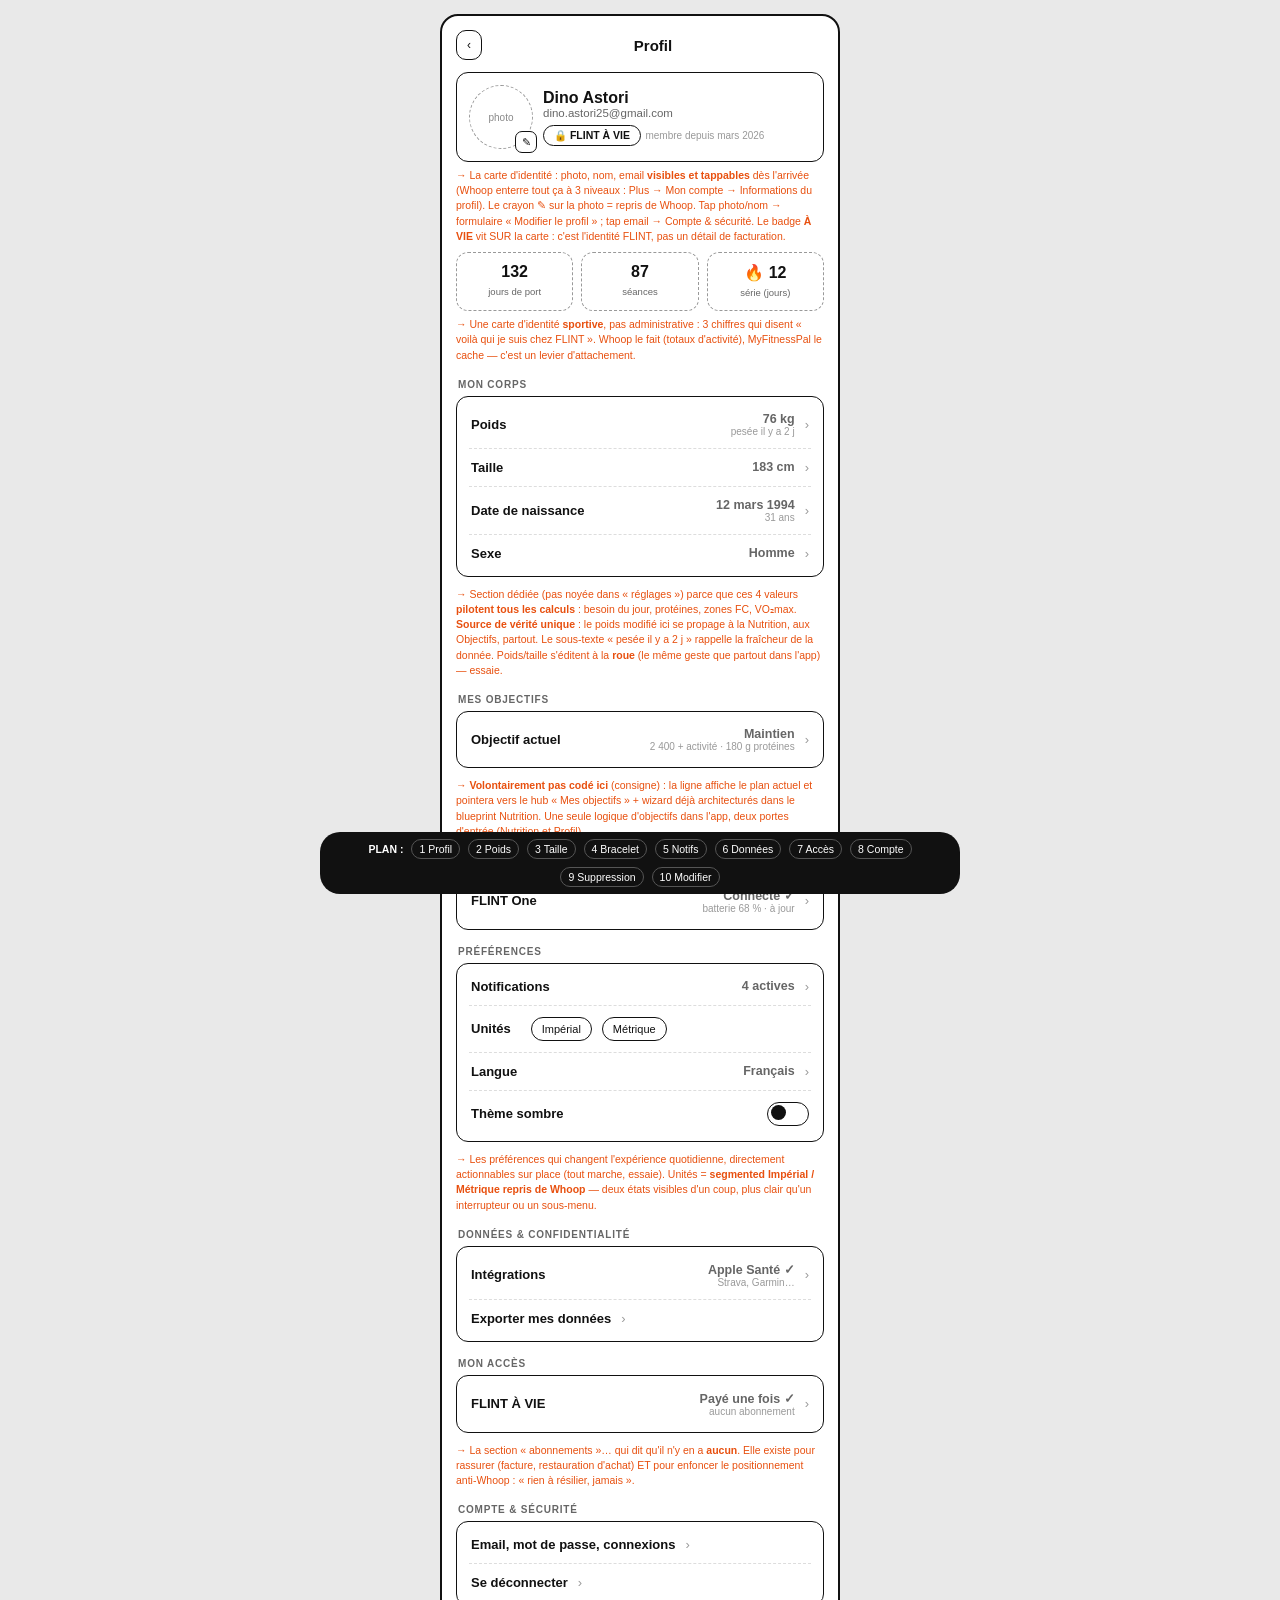
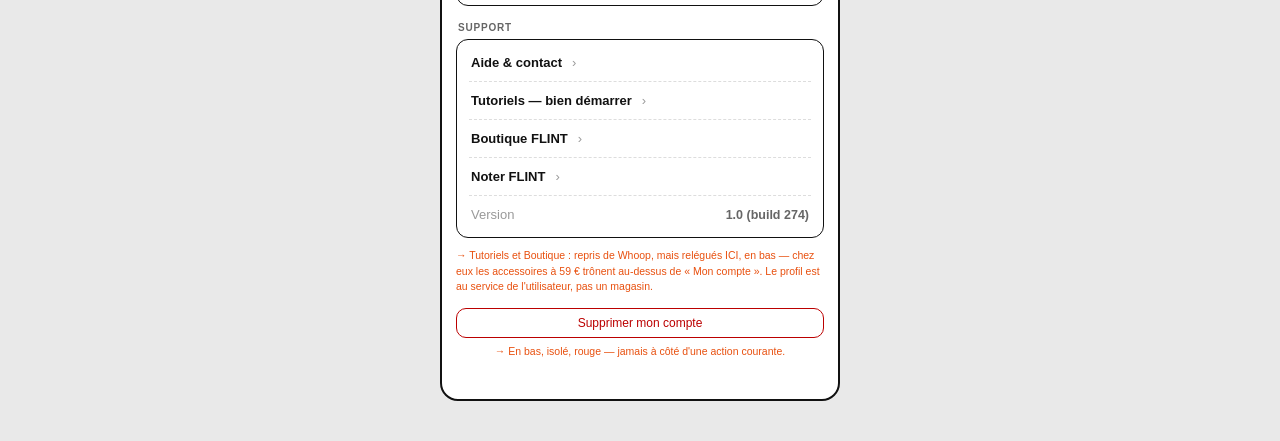
<file: blueprint-profil.html>
<!doctype html>
<html lang="fr">
<head>
<meta charset="utf-8">
<meta name="viewport" content="width=device-width,initial-scale=1">
<title>FLINT — Blueprint Profil v1 (architecture, zéro design)</title>
<style>
*{box-sizing:border-box;margin:0;font-family:-apple-system,'Helvetica Neue',Arial,sans-serif}
body{background:#E9E9E9;color:#111;display:flex;justify-content:center;padding:14px 0 40px}
.phone{width:400px;max-width:100vw;background:#fff;min-height:820px;position:relative;border:2px solid #111;border-radius:18px;overflow:hidden}
.tools{position:fixed;left:50%;transform:translateX(-50%);bottom:6px;z-index:99;background:#111;color:#fff;font-size:10.5px;padding:7px 10px;border-radius:20px;display:flex;gap:8px;flex-wrap:wrap;justify-content:center;max-width:96vw}
.tools a{color:#fff;text-decoration:none;border:1px solid #555;border-radius:10px;padding:3px 7px;cursor:pointer;white-space:nowrap}
.tools a:hover{background:#333}
.scr{display:none;padding:14px 14px 40px}
.scr.on{display:block}
.bar{display:flex;align-items:center;justify-content:space-between;gap:8px;margin-bottom:12px}
.bar .t{font-weight:800;font-size:15px}
.btn,.chip{border:1.5px solid #111;border-radius:10px;padding:7px 10px;font-size:12px;background:#fff;cursor:pointer;display:inline-flex;align-items:center;gap:6px}
.btn.pri{background:#111;color:#fff}
.btn.danger{color:#B00;border-color:#B00}
.chip{border-radius:20px;font-size:11px;padding:5px 10px}
.box{border:1.5px dashed #999;border-radius:12px;padding:12px;margin-bottom:10px}
.box.solid{border-style:solid;border-color:#111}
.k{font-size:10px;font-weight:800;letter-spacing:.08em;text-transform:uppercase;color:#666;margin-bottom:6px}
.sechead{font-size:10px;font-weight:800;letter-spacing:.08em;text-transform:uppercase;color:#666;margin:16px 2px 6px}
.big{font-size:26px;font-weight:800}
.row{display:flex;align-items:center;gap:10px}
.row .sp{flex:1}
.grid2{display:grid;grid-template-columns:1fr 1fr;gap:8px}
.grid3{display:grid;grid-template-columns:1fr 1fr 1fr;gap:8px}
.note{display:block;font-size:10.5px;color:#E8500F;margin-top:6px;line-height:1.45}
.note b{font-weight:800}
.prow{display:flex;align-items:center;gap:10px;padding:11px 2px;border-top:1.5px dashed #ddd;font-size:13px;cursor:pointer}
.prow:first-of-type{border-top:0}
.prow .lab{font-weight:600}
.prow .val{margin-left:auto;color:#666;font-weight:700;font-size:12.5px;text-align:right}
.prow .val small{display:block;font-weight:400;font-size:10px;color:#999}
.prow .ch{color:#999;flex:none}
.avatar{width:64px;height:64px;border:1.5px dashed #999;border-radius:50%;display:grid;place-items:center;font-size:10px;color:#888;flex:none;cursor:pointer}
.badge{display:inline-flex;align-items:center;gap:5px;border:1.5px solid #111;border-radius:20px;padding:3px 10px;font-size:10.5px;font-weight:800}
.stat{border:1.5px dashed #999;border-radius:12px;padding:10px 6px;text-align:center}
.stat b{display:block;font-size:16px}
.stat span{font-size:9.5px;color:#666}
.sw{width:42px;height:24px;border-radius:14px;border:1.5px solid #111;position:relative;cursor:pointer;flex:none;margin-left:auto}
.sw i{position:absolute;top:2.5px;left:3px;width:15px;height:15px;border-radius:50%;background:#111;transition:left .15s}
.sw.on{background:#111}
.sw.on i{left:21px;background:#fff}
.batt{height:12px;border:1.5px solid #111;border-radius:6px;overflow:hidden;flex:1}
.batt i{display:block;height:100%;width:68%;background:#111}
.toast{position:absolute;left:14px;right:14px;bottom:60px;background:#111;color:#fff;border-radius:12px;padding:11px 12px;font-size:12px;display:none;z-index:40}
.toast.on{display:flex;gap:10px;align-items:center}
.toast u{cursor:pointer;margin-left:auto;font-weight:800}
hr{border:0;border-top:1.5px dashed #bbb;margin:12px 0}
.input{border:1.5px solid #111;border-radius:12px;padding:11px;font-size:13px;margin-bottom:10px}
.input.ph{color:#888;cursor:text}
/* roues */
.pick{position:relative;display:flex;gap:6px;border:1.5px solid #111;border-radius:14px;padding:0 8px;background:#fff;max-width:180px;margin:0 auto}
.wheel{flex:1;height:160px;overflow-y:auto;scroll-snap-type:y mandatory;text-align:center;scrollbar-width:none;-webkit-overflow-scrolling:touch}
.wheel::-webkit-scrollbar{display:none}
.wheel::before,.wheel::after{content:'';display:block;height:64px}
.wheel .it{height:32px;line-height:32px;scroll-snap-align:center;font-size:14px;font-weight:700;color:#aaa;cursor:pointer}
.wheel .it.on{color:#111}
.sel{position:absolute;left:8px;right:8px;top:50%;height:32px;transform:translateY(-50%);border-top:2px solid #111;border-bottom:2px solid #111;pointer-events:none}
</style>
</head>
<body>
<div class="phone">

<!-- ════════ 1. PROFIL (écran principal) ════════ -->
<section class="scr on" id="profil">
  <div class="bar"><span class="btn" onclick="toast('Retour à l\'app (le Profil est hors nav : avatar en haut à droite de chaque écran)')">‹</span><span class="t">Profil</span><span></span></div>

  <!-- carte d'identité -->
  <div class="box solid">
    <div class="row">
      <span style="position:relative;flex:none">
        <span class="avatar" onclick="go('editprofile')">photo</span>
        <span style="position:absolute;right:-4px;bottom:-4px;width:22px;height:22px;border:1.5px solid #111;border-radius:7px;background:#fff;display:grid;place-items:center;font-size:11px;cursor:pointer" onclick="go('editprofile')">✎</span>
      </span>
      <div style="min-width:0">
        <div style="font-weight:800;font-size:16px;cursor:pointer" id="rname" onclick="go('editprofile')">Dino Astori</div>
        <div style="font-size:11.5px;color:#666;cursor:pointer" onclick="go('account')" id="remail2">dino.astori25@gmail.com</div>
        <div style="margin-top:6px"><span class="badge">🔒 FLINT À VIE</span> <span style="font-size:10px;color:#999">membre depuis mars 2026</span></div>
      </div>
    </div>
  </div>
  <span class="note" style="margin:-4px 0 8px">→ La carte d'identité : photo, nom, email <b>visibles et tappables</b> dès l'arrivée
  (Whoop enterre tout ça à 3 niveaux : Plus → Mon compte → Informations du profil). Le crayon ✎ sur la photo = repris
  de Whoop. Tap photo/nom → formulaire « Modifier le profil » ; tap email → Compte &amp; sécurité. Le badge <b>À VIE</b>
  vit SUR la carte : c'est l'identité FLINT, pas un détail de facturation.</span>

  <!-- stats identité sportive -->
  <div class="grid3">
    <div class="stat"><b>132</b><span>jours de port</span></div>
    <div class="stat"><b>87</b><span>séances</span></div>
    <div class="stat"><b>🔥 12</b><span>série (jours)</span></div>
  </div>
  <span class="note">→ Une carte d'identité <b>sportive</b>, pas administrative : 3 chiffres qui disent « voilà qui je suis
  chez FLINT ». Whoop le fait (totaux d'activité), MyFitnessPal le cache — c'est un levier d'attachement.</span>

  <!-- mon corps -->
  <div class="sechead">Mon corps</div>
  <div class="box solid" style="padding:4px 12px">
    <div class="prow" onclick="openW()"><span class="lab">Poids</span><span class="val" id="rw">76 kg<small>pesée il y a 2 j</small></span><span class="ch">›</span></div>
    <div class="prow" onclick="openH()"><span class="lab">Taille</span><span class="val" id="rh">183 cm</span><span class="ch">›</span></div>
    <div class="prow" onclick="toast('Roue de date (jour/mois/année)')"><span class="lab">Date de naissance</span><span class="val">12 mars 1994<small>31 ans</small></span><span class="ch">›</span></div>
    <div class="prow" onclick="toast('Homme / Femme / Préfère ne pas dire — influence les modèles physiologiques')"><span class="lab">Sexe</span><span class="val">Homme</span><span class="ch">›</span></div>
  </div>
  <span class="note">→ Section dédiée (pas noyée dans « réglages ») parce que ces 4 valeurs <b>pilotent tous les calculs</b> :
  besoin du jour, protéines, zones FC, VO₂max. <b>Source de vérité unique</b> : le poids modifié ici se propage à la
  Nutrition, aux Objectifs, partout. Le sous-texte « pesée il y a 2 j » rappelle la fraîcheur de la donnée.
  Poids/taille s'éditent à la <b>roue</b> (le même geste que partout dans l'app) — essaie.</span>

  <!-- objectifs (placeholder volontaire) -->
  <div class="sechead">Mes objectifs</div>
  <div class="box solid" style="padding:4px 12px">
    <div class="prow" onclick="toast('Réservé — le parcours Objectifs (déjà spécifié côté Nutrition) se branchera ici')"><span class="lab">Objectif actuel</span><span class="val">Maintien<small>2 400 + activité · 180 g protéines</small></span><span class="ch">›</span></div>
  </div>
  <span class="note">→ <b>Volontairement pas codé ici</b> (consigne) : la ligne affiche le plan actuel et pointera vers
  le hub « Mes objectifs » + wizard déjà architecturés dans le blueprint Nutrition. Une seule logique d'objectifs
  dans l'app, deux portes d'entrée (Nutrition et Profil).</span>

  <!-- bracelet -->
  <div class="sechead">Mon bracelet</div>
  <div class="box solid" style="padding:4px 12px">
    <div class="prow" onclick="go('device')"><span class="lab">FLINT One</span><span class="val">Connecté ✓<small>batterie 68 % · à jour</small></span><span class="ch">›</span></div>
  </div>

  <!-- préférences -->
  <div class="sechead">Préférences</div>
  <div class="box solid" style="padding:4px 12px">
    <div class="prow" onclick="go('notifs')"><span class="lab">Notifications</span><span class="val">4 actives</span><span class="ch">›</span></div>
    <div class="prow" style="cursor:default"><span class="lab">Unités</span><span class="sp"></span><span class="chip" id="uImp" onclick="setUnits(0)">Impérial</span><span class="chip on" id="uMet" onclick="setUnits(1)">Métrique</span></div>
    <div class="prow" onclick="toast('Français / English — toute l\'app bascule')"><span class="lab">Langue</span><span class="val">Français</span><span class="ch">›</span></div>
    <div class="prow" onclick="event.stopPropagation()"><span class="lab">Thème sombre</span><span class="sw" onclick="sw(this);toast('Thème appliqué immédiatement, pas de redémarrage')"><i></i></span></div>
  </div>
  <span class="note">→ Les préférences qui changent l'expérience quotidienne, directement actionnables sur place
  (tout marche, essaie). Unités = <b>segmented Impérial / Métrique repris de Whoop</b> — deux états visibles d'un coup,
  plus clair qu'un interrupteur ou un sous-menu.</span>

  <!-- données -->
  <div class="sechead">Données &amp; confidentialité</div>
  <div class="box solid" style="padding:4px 12px">
    <div class="prow" onclick="go('data')"><span class="lab">Intégrations</span><span class="val">Apple Santé ✓<small>Strava, Garmin…</small></span><span class="ch">›</span></div>
    <div class="prow" onclick="toast('Export JSON/CSV envoyé par email sous 24 h — tes données t\'appartiennent')"><span class="lab">Exporter mes données</span><span class="ch">›</span></div>
  </div>

  <!-- accès -->
  <div class="sechead">Mon accès</div>
  <div class="box solid" style="padding:4px 12px">
    <div class="prow" onclick="go('access')"><span class="lab">FLINT À VIE</span><span class="val">Payé une fois ✓<small>aucun abonnement</small></span><span class="ch">›</span></div>
  </div>
  <span class="note">→ La section « abonnements »… qui dit qu'il n'y en a <b>aucun</b>. Elle existe pour rassurer
  (facture, restauration d'achat) ET pour enfoncer le positionnement anti-Whoop : « rien à résilier, jamais ».</span>

  <!-- compte -->
  <div class="sechead">Compte &amp; sécurité</div>
  <div class="box solid" style="padding:4px 12px">
    <div class="prow" onclick="go('account')"><span class="lab">Email, mot de passe, connexions</span><span class="ch">›</span></div>
    <div class="prow" onclick="toast('Déconnecté — les données restent sur le compte')"><span class="lab">Se déconnecter</span><span class="ch">›</span></div>
  </div>

  <!-- support -->
  <div class="sechead">Support</div>
  <div class="box solid" style="padding:4px 12px">
    <div class="prow" onclick="toast('FAQ + chat support')"><span class="lab">Aide &amp; contact</span><span class="ch">›</span></div>
    <div class="prow" onclick="toast('Guides : bien porter le bracelet, comprendre la récup, scanner un repas')"><span class="lab">Tutoriels — bien démarrer</span><span class="ch">›</span></div>
    <div class="prow" onclick="toast('Boutique : bracelets de rechange, chargeur, textile')"><span class="lab">Boutique FLINT</span><span class="ch">›</span></div>
    <div class="prow" onclick="toast('Ouvre l\'App Store')"><span class="lab">Noter FLINT</span><span class="ch">›</span></div>
    <div class="prow" style="cursor:default"><span class="lab" style="color:#999;font-weight:400">Version</span><span class="val">1.0 (build 274)</span></div>
  </div>
  <span class="note">→ Tutoriels et Boutique : repris de Whoop, mais relégués ICI, en bas — chez eux les accessoires
  à 59 € trônent au-dessus de « Mon compte ». Le profil est au service de l'utilisateur, pas un magasin.</span>

  <div style="margin-top:14px"><span class="btn danger" style="width:100%;justify-content:center" onclick="go('delete')">Supprimer mon compte</span></div>
  <span class="note" style="text-align:center">→ En bas, isolé, rouge — jamais à côté d'une action courante.</span>
</section>

<!-- ════════ 2. ÉDITER LE POIDS (roue) ════════ -->
<section class="scr" id="edW">
  <div class="bar"><span class="btn" onclick="go('profil')">‹</span><span class="t">Ton poids</span><span></span></div>
  <div style="font-size:20px;font-weight:800;margin:16px 2px 14px;text-align:center">Nouvelle pesée ?</div>
  <div class="pick"><div class="wheel" id="pw"></div><div class="sel"></div></div>
  <div style="text-align:center;font-size:12px;color:#666;margin-top:6px">kg</div>
  <span class="note" style="text-align:center">→ La même roue que partout (heure, objectifs). Modifier le poids ici
  <b>propage partout</b> : besoin du jour, protéines g/kg, trajectoire d'objectif — et on te le dit à la validation.
  En vrai : la balance connectée remplira ça toute seule.</span>
  <div style="text-align:center;margin-top:14px"><span class="btn pri" onclick="saveW()">Enregistrer</span></div>
</section>

<!-- ════════ 3. ÉDITER LA TAILLE (roue) ════════ -->
<section class="scr" id="edH">
  <div class="bar"><span class="btn" onclick="go('profil')">‹</span><span class="t">Ta taille</span><span></span></div>
  <div style="font-size:20px;font-weight:800;margin:16px 2px 14px;text-align:center">Tu mesures combien ?</div>
  <div class="pick"><div class="wheel" id="ph2"></div><div class="sel"></div></div>
  <div style="text-align:center;font-size:12px;color:#666;margin-top:6px">cm</div>
  <div style="text-align:center;margin-top:14px"><span class="btn pri" onclick="saveH()">Enregistrer</span></div>
</section>

<!-- ════════ 3b. MODIFIER LE PROFIL (formulaire identité, pattern Whoop amélioré) ════════ -->
<section class="scr" id="editprofile">
  <div class="bar"><span class="btn" onclick="go('profil')">‹</span><span class="t">Modifier le profil</span><span></span></div>
  <div class="row" style="margin:6px 0 16px">
    <span style="position:relative;flex:none">
      <span class="avatar" onclick="toast('Changer la photo : caméra ou galerie')">photo</span>
      <span style="position:absolute;right:-4px;bottom:-4px;width:22px;height:22px;border:1.5px solid #111;border-radius:7px;background:#fff;display:grid;place-items:center;font-size:11px;cursor:pointer" onclick="toast('Changer la photo : caméra ou galerie')">✎</span>
    </span>
    <div style="font-weight:800;font-size:18px" id="epname">Dino Astori</div>
  </div>
  <div class="k">Prénom</div>
  <div class="input" contenteditable="true" oninput="epDirty()" id="epFirst">Dino</div>
  <div class="k">Nom de famille</div>
  <div class="input" contenteditable="true" oninput="epDirty()" id="epLast">Astori</div>
  <div class="k">Date de naissance</div>
  <div class="input ph" onclick="epDirty();toast('Roue jour / mois / année — la même roue que partout')">21 oct. 2004</div>
  <div class="grid2">
    <div><div class="k">Pays</div><div class="input ph" onclick="epDirty();toast('Liste des pays')">France</div></div>
    <div><div class="k">Ville</div><div class="input" contenteditable="true" oninput="epDirty()">Paris</div></div>
  </div>
  <div class="k">Genre</div>
  <div class="input ph" onclick="epDirty();toast('Homme / Femme / Préfère ne pas dire — influence les modèles physiologiques')">Homme</div>
  <span class="btn" id="epSave" style="width:100%;justify-content:center;opacity:.35;pointer-events:none" onclick="epApply()">Enregistrer</span>
  <span class="note">→ Le formulaire Whoop, mieux rangé : <b>uniquement l'identité froide</b> (prénom, nom, naissance,
  pays, ville, genre — modifiés une fois par vie). Poids et taille n'y sont PAS : ce sont des données <b>vivantes</b>
  qui pilotent les calculs, elles s'éditent en 2 taps depuis « Mon corps » (roue + fraîcheur de la pesée) —
  Whoop mélange les deux dans le même formulaire. « Enregistrer » reste grisé tant que rien n'a changé
  (repris de Whoop, bon pattern — essaie : modifie le prénom, le bouton s'allume, valide → la carte d'identité suit).</span>
</section>

<!-- ════════ 4. MON BRACELET ════════ -->
<section class="scr" id="device">
  <div class="bar"><span class="btn" onclick="go('profil')">‹</span><span class="t">FLINT One</span><span class="chip">Connecté ✓</span></div>
  <div class="box solid">
    <div class="k">Batterie</div>
    <div class="row"><div class="batt"><i></i></div><b style="font-size:14px">68 %</b></div>
    <div style="font-size:11px;color:#666;margin-top:6px">~2 jours restants · dernière synchro il y a 4 min</div>
  </div>
  <div class="box solid" style="padding:4px 12px">
    <div class="prow" style="cursor:default"><span class="lab">Firmware</span><span class="val">1.4.2 · à jour ✓</span></div>
    <div class="prow" onclick="toast('Le bracelet vibre pendant 10 s 📳')"><span class="lab">Faire vibrer (le retrouver)</span><span class="ch">›</span></div>
    <div class="prow" onclick="toast('Réétalonnage capteurs — 2 min, bracelet au poignet')"><span class="lab">Réétalonner les capteurs</span><span class="ch">›</span></div>
    <div class="prow" onclick="toast('Guide : bien porter son bracelet (serrage, position)')"><span class="lab">Bien le porter</span><span class="ch">›</span></div>
    <div class="prow" onclick="toast('Dissocier ce bracelet — les données restent sur ton compte')"><span class="lab" style="color:#B00">Dissocier</span><span class="ch">›</span></div>
  </div>
  <span class="note">→ Le standard Whoop (batterie, firmware, étalonnage) + <b>« faire vibrer »</b> (le cas « où est mon
  bracelet ? » arrive chaque semaine). « Dissocier » précise que <b>les données restent</b> — la peur n°1 au moment
  de changer de bracelet.</span>
</section>

<!-- ════════ 5. NOTIFICATIONS ════════ -->
<section class="scr" id="notifs">
  <div class="bar"><span class="btn" onclick="go('profil')">‹</span><span class="t">Notifications</span><span></span></div>
  <div class="box solid" style="padding:4px 12px">
    <div class="prow" style="cursor:default"><span class="lab">Récap matinal<small style="display:block;font-weight:400;color:#999;font-size:10px">sommeil + récup au réveil</small></span><span class="sw on" onclick="sw(this)"><i></i></span></div>
    <div class="prow" style="cursor:default"><span class="lab">Fenêtre de récup<small style="display:block;font-weight:400;color:#999;font-size:10px">protéines après la séance</small></span><span class="sw on" onclick="sw(this)"><i></i></span></div>
    <div class="prow" style="cursor:default"><span class="lab">Analyse repas prête<small style="display:block;font-weight:400;color:#999;font-size:10px">quand le scan IA est terminé</small></span><span class="sw on" onclick="sw(this)"><i></i></span></div>
    <div class="prow" style="cursor:default"><span class="lab">Dérive du besoin<small style="display:block;font-weight:400;color:#999;font-size:10px">si tu finis trop bas un jour de séance</small></span><span class="sw on" onclick="sw(this)"><i></i></span></div>
    <div class="prow" style="cursor:default"><span class="lab">Batterie faible bracelet</span><span class="sw" onclick="sw(this)"><i></i></span></div>
    <div class="prow" style="cursor:default"><span class="lab">Nouveautés produit</span><span class="sw" onclick="sw(this)"><i></i></span></div>
  </div>
  <span class="note">→ Granulaire et <b>nommé par la valeur</b> (« Fenêtre de récup », pas « notifications push 2 »).
  Chaque interrupteur marche (essaie). Défauts : l'utile ON, le marketing OFF — la confiance avant la rétention.</span>
</section>

<!-- ════════ 6. INTÉGRATIONS & DONNÉES ════════ -->
<section class="scr" id="data">
  <div class="bar"><span class="btn" onclick="go('profil')">‹</span><span class="t">Données &amp; intégrations</span><span></span></div>
  <div class="box solid" style="padding:4px 12px">
    <div class="prow" style="cursor:default"><span class="lab">Apple Santé</span><span class="val">Connecté ✓</span><span class="sw on" onclick="sw(this)"><i></i></span></div>
    <div class="prow" style="cursor:default"><span class="lab">Strava</span><span class="val">—</span><span class="sw" onclick="sw(this);toast('Connexion Strava (OAuth)')"><i></i></span></div>
    <div class="prow" style="cursor:default"><span class="lab">Garmin</span><span class="val">—</span><span class="sw" onclick="sw(this);toast('Connexion Garmin (OAuth)')"><i></i></span></div>
  </div>
  <hr>
  <div class="box solid" style="padding:4px 12px">
    <div class="prow" onclick="toast('Export JSON/CSV par email sous 24 h')"><span class="lab">Exporter toutes mes données</span><span class="ch">›</span></div>
    <div class="prow" onclick="toast('Politique de confidentialité')"><span class="lab">Confidentialité</span><span class="ch">›</span></div>
  </div>
  <span class="note">→ Tes données t'appartiennent : export en 1 tap, intégrations en interrupteurs.
  Strava = le levier social des sportifs (partage auto des séances), à connecter sans friction.</span>
</section>

<!-- ════════ 7. MON ACCÈS ════════ -->
<section class="scr" id="access">
  <div class="bar"><span class="btn" onclick="go('profil')">‹</span><span class="t">Mon accès</span><span></span></div>
  <div class="box solid" style="text-align:center;padding:22px 14px">
    <span class="badge" style="font-size:13px;padding:6px 14px">🔒 FLINT À VIE</span>
    <div style="font-size:12.5px;color:#666;margin-top:10px">Acheté le 14 mars 2026 · 199 €<br><b style="color:#111">Aucun abonnement. Jamais.</b></div>
  </div>
  <div class="box solid" style="padding:4px 12px">
    <div class="prow" onclick="toast('Facture PDF envoyée par email')"><span class="lab">Télécharger ma facture</span><span class="ch">›</span></div>
    <div class="prow" onclick="toast('Achat restauré depuis l\'App Store ✓')"><span class="lab">Restaurer mon achat</span><span class="ch">›</span></div>
    <div class="prow" onclick="toast('Offrir FLINT — page cadeau')"><span class="lab">Offrir FLINT à quelqu'un</span><span class="ch">›</span></div>
    <div class="prow" onclick="toast('Ton lien de parrainage : ton pote a −20 €, toi un bracelet de rechange offert')"><span class="lab">Parrainer un ami</span><span class="val">−20 € pour lui<small>un cadeau pour toi</small></span><span class="ch">›</span></div>
  </div>
  <span class="note">→ Là où Whoop affiche « prochain prélèvement » + « mode de paiement » + « prolongations », FLINT affiche
  <b>« Aucun abonnement. Jamais. »</b> — l'écran de facturation devient un écran de fierté. Le <b>parrainage</b> est repris
  de Whoop (« Référez un ami ») mais adapté au modèle à vie : une réduction pour lui, un cadeau physique pour toi (pas
  « 1 mois de crédit » — il n'y a rien à créditer). Et note l'absence volontaire de « Mode de paiement » :
  <b>aucune carte stockée, parce qu'il n'y a rien à prélever</b>. C'est un argument, pas un manque.</span>
</section>

<!-- ════════ 8. COMPTE & SÉCURITÉ ════════ -->
<section class="scr" id="account">
  <div class="bar"><span class="btn" onclick="go('profil')">‹</span><span class="t">Compte &amp; sécurité</span><span></span></div>
  <div class="k">Email</div>
  <div class="input" id="remail" contenteditable="true">dino.astori25@gmail.com</div>
  <div style="text-align:right;margin:-4px 0 10px"><span class="chip" onclick="saveMail()">Enregistrer</span></div>
  <span class="note" style="margin:-4px 0 10px">→ L'email s'édite SUR PLACE (le champ est éditable, essaie) —
  pas d'écran dédié pour 1 champ. Changement → email de vérification aux deux adresses.</span>
  <div class="box solid" style="padding:4px 12px">
    <div class="prow" onclick="toast('Ancien mot de passe → nouveau ×2')"><span class="lab">Changer le mot de passe</span><span class="ch">›</span></div>
    <div class="prow" style="cursor:default"><span class="lab">Connexion Apple</span><span class="val">Liée ✓</span></div>
    <div class="prow" style="cursor:default"><span class="lab">Authentification multifacteur (MFA)<small style="display:block;font-weight:400;color:#999;font-size:10px">tes données de santé méritent une serrure de plus</small></span><span class="sw" onclick="sw(this);toast(this.classList.contains('on')?'MFA activée — code à la connexion sur un nouvel appareil':'MFA désactivée')"><i></i></span></div>
  </div>
  <span class="note">→ Le MFA de Whoop, gardé — c'est le bon standard pour des données de santé — mais leur paragraphe
  de 4 lignes devient une sous-ligne de 8 mots. La réassurance, pas le juridique. (Prénom/nom s'éditent dans
  « Modifier le profil », pas ici — un seul endroit par info.)</span>
</section>

<!-- ════════ 9. SUPPRESSION (la seule vraie confirmation) ════════ -->
<section class="scr" id="delete">
  <div class="bar"><span class="btn" onclick="go('profil')">‹</span><span class="t">Supprimer mon compte</span><span></span></div>
  <div class="box solid">
    <div style="font-size:13px;line-height:1.5">Ça supprimera <b>définitivement</b> : 132 jours de données bracelet,
    87 séances, ton historique nutrition et ton accès À VIE.<br><br>
    <b>Alternative :</b> tu peux juste te déconnecter, ou exporter tes données d'abord.</div>
  </div>
  <div class="grid2" style="margin-bottom:10px">
    <span class="btn" onclick="toast('Export lancé — reviens supprimer ensuite')">📦 Exporter d'abord</span>
    <span class="btn" onclick="go('profil')">Annuler</span>
  </div>
  <div class="k">Tape « SUPPRIMER » pour confirmer</div>
  <div class="input ph" onclick="toast('Saisie clavier — le bouton rouge ne s\'active qu\'avec le mot exact')">SUPPRIMER</div>
  <span class="btn danger" style="width:100%;justify-content:center" onclick="toast('Compte programmé pour suppression — 30 jours pour changer d\'avis (email de rappel à J-7)')">Supprimer définitivement</span>
  <span class="note">→ <b>La SEULE confirmation forte de toute l'app</b> — partout ailleurs c'est action immédiate + Annuler,
  parce que tout est réversible. Ici c'est irréversible, donc : friction assumée (mot à taper), alternative proposée
  (export, déconnexion), et <b>30 jours de grâce</b> après validation. La cohérence, c'est d'être dur UNIQUEMENT ici.</span>
</section>

<div class="toast" id="toast"><span id="toastmsg">OK</span><u id="toastact" onclick="toastAct()">OK</u></div>
</div>

<div class="tools">
  <b style="align-self:center">PLAN&nbsp;:</b>
  <a onclick="go('profil')">1 Profil</a><a onclick="openW()">2 Poids</a><a onclick="openH()">3 Taille</a>
  <a onclick="go('device')">4 Bracelet</a><a onclick="go('notifs')">5 Notifs</a><a onclick="go('data')">6 Données</a>
  <a onclick="go('access')">7 Accès</a><a onclick="go('account')">8 Compte</a><a onclick="go('delete')">9 Suppression</a><a onclick="go('editprofile')">10 Modifier</a>
</div>

<script>
function go(id){document.querySelectorAll('.scr').forEach(s=>s.classList.remove('on'));document.getElementById(id).classList.add('on');window.scrollTo(0,0)}

/* toast + undo */
var _t,UNDO=null;
function toast(m,undoFn){var t=document.getElementById('toast');document.getElementById('toastmsg').textContent=m;
 UNDO=undoFn||null;document.getElementById('toastact').textContent=UNDO?'Annuler':'OK';
 t.classList.add('on');clearTimeout(_t);_t=setTimeout(function(){t.classList.remove('on');UNDO=null},4500)}
function toastAct(){if(UNDO){UNDO();UNDO=null;document.getElementById('toastmsg').textContent='Annulé ✓';document.getElementById('toastact').textContent='OK';
 clearTimeout(_t);_t=setTimeout(function(){document.getElementById('toast').classList.remove('on')},1200)}
 else document.getElementById('toast').classList.remove('on')}

/* interrupteurs */
function sw(el){el.classList.toggle('on')}
function setUnits(i){var prev=document.getElementById('uMet').classList.contains('on')?1:0;
 if(i===prev){return}
 document.getElementById('uImp').classList.toggle('on',i===0);
 document.getElementById('uMet').classList.toggle('on',i===1);
 toast('Unités : '+(i?'kg · cm':'lb · ft')+' — toute l\'app bascule',function(){setUnitsSilent(prev)})}
function setUnitsSilent(i){document.getElementById('uImp').classList.toggle('on',i===0);
 document.getElementById('uMet').classList.toggle('on',i===1)}

/* formulaire Modifier le profil */
function epDirty(){var b=document.getElementById('epSave');b.style.opacity=1;b.style.pointerEvents='auto';b.classList.add('pri')}
function epApply(){
 var n=(document.getElementById('epFirst').textContent.trim()+' '+document.getElementById('epLast').textContent.trim()).trim();
 var prev=document.getElementById('rname').textContent;
 document.getElementById('rname').textContent=n;
 document.getElementById('epname').textContent=n;
 var b=document.getElementById('epSave');b.style.opacity=.35;b.style.pointerEvents='none';b.classList.remove('pri');
 go('profil');
 toast('Profil mis à jour ✓',function(){document.getElementById('rname').textContent=prev;document.getElementById('epname').textContent=prev})}

/* roues poids / taille */
var CUR={w:76,h:183};
function buildWheels(){
 function mk(id,arr){var el=document.getElementById(id);
  el.innerHTML=arr.map(function(v,i){return '<div class="it" data-i="'+i+'">'+v+'</div>'}).join('');
  el.addEventListener('scroll',function(){clearTimeout(el._s);el._s=setTimeout(function(){hl(el)},80)});
  el.addEventListener('click',function(e){var it=e.target.closest('.it');if(it)el.scrollTo({top:+it.dataset.i*32,behavior:'smooth'})});}
 function hl(el){var i=Math.round(el.scrollTop/32);el.querySelectorAll('.it').forEach(function(it,j){it.classList.toggle('on',j===i)})}
 var kg=[];for(var i=40;i<=150;i++)kg.push(i);mk('pw',kg);
 var cm=[];for(var j=140;j<=210;j++)cm.push(j);mk('ph2',cm);}
function setWheel(id,i){var el=document.getElementById(id);el.scrollTop=i*32;
 el.querySelectorAll('.it').forEach(function(it,j){it.classList.toggle('on',j===i)})}
function wheelVal(id){return Math.round(document.getElementById(id).scrollTop/32)}
function openW(){go('edW');setWheel('pw',CUR.w-40)}
function openH(){go('edH');setWheel('ph2',CUR.h-140)}
function saveW(){var prev=CUR.w;CUR.w=40+wheelVal('pw');
 document.getElementById('rw').innerHTML=CUR.w+' kg<small>à l\'instant</small>';go('profil');
 toast('Poids '+CUR.w+' kg ✓ — besoin du jour, protéines et objectif mis à jour',
  function(){CUR.w=prev;document.getElementById('rw').innerHTML=prev+' kg<small>pesée il y a 2 j</small>'})}
function saveH(){var prev=CUR.h;CUR.h=140+wheelVal('ph2');
 document.getElementById('rh').textContent=CUR.h+' cm';go('profil');
 toast('Taille '+CUR.h+' cm ✓',function(){CUR.h=prev;document.getElementById('rh').textContent=prev+' cm'})}

/* email inline */
function saveMail(){var m=document.getElementById('remail').textContent.trim();
 document.getElementById('remail2').textContent=m;
 toast('Email de vérification envoyé à '+m)}
buildWheels();
</script>
</body>
</html>
</file>
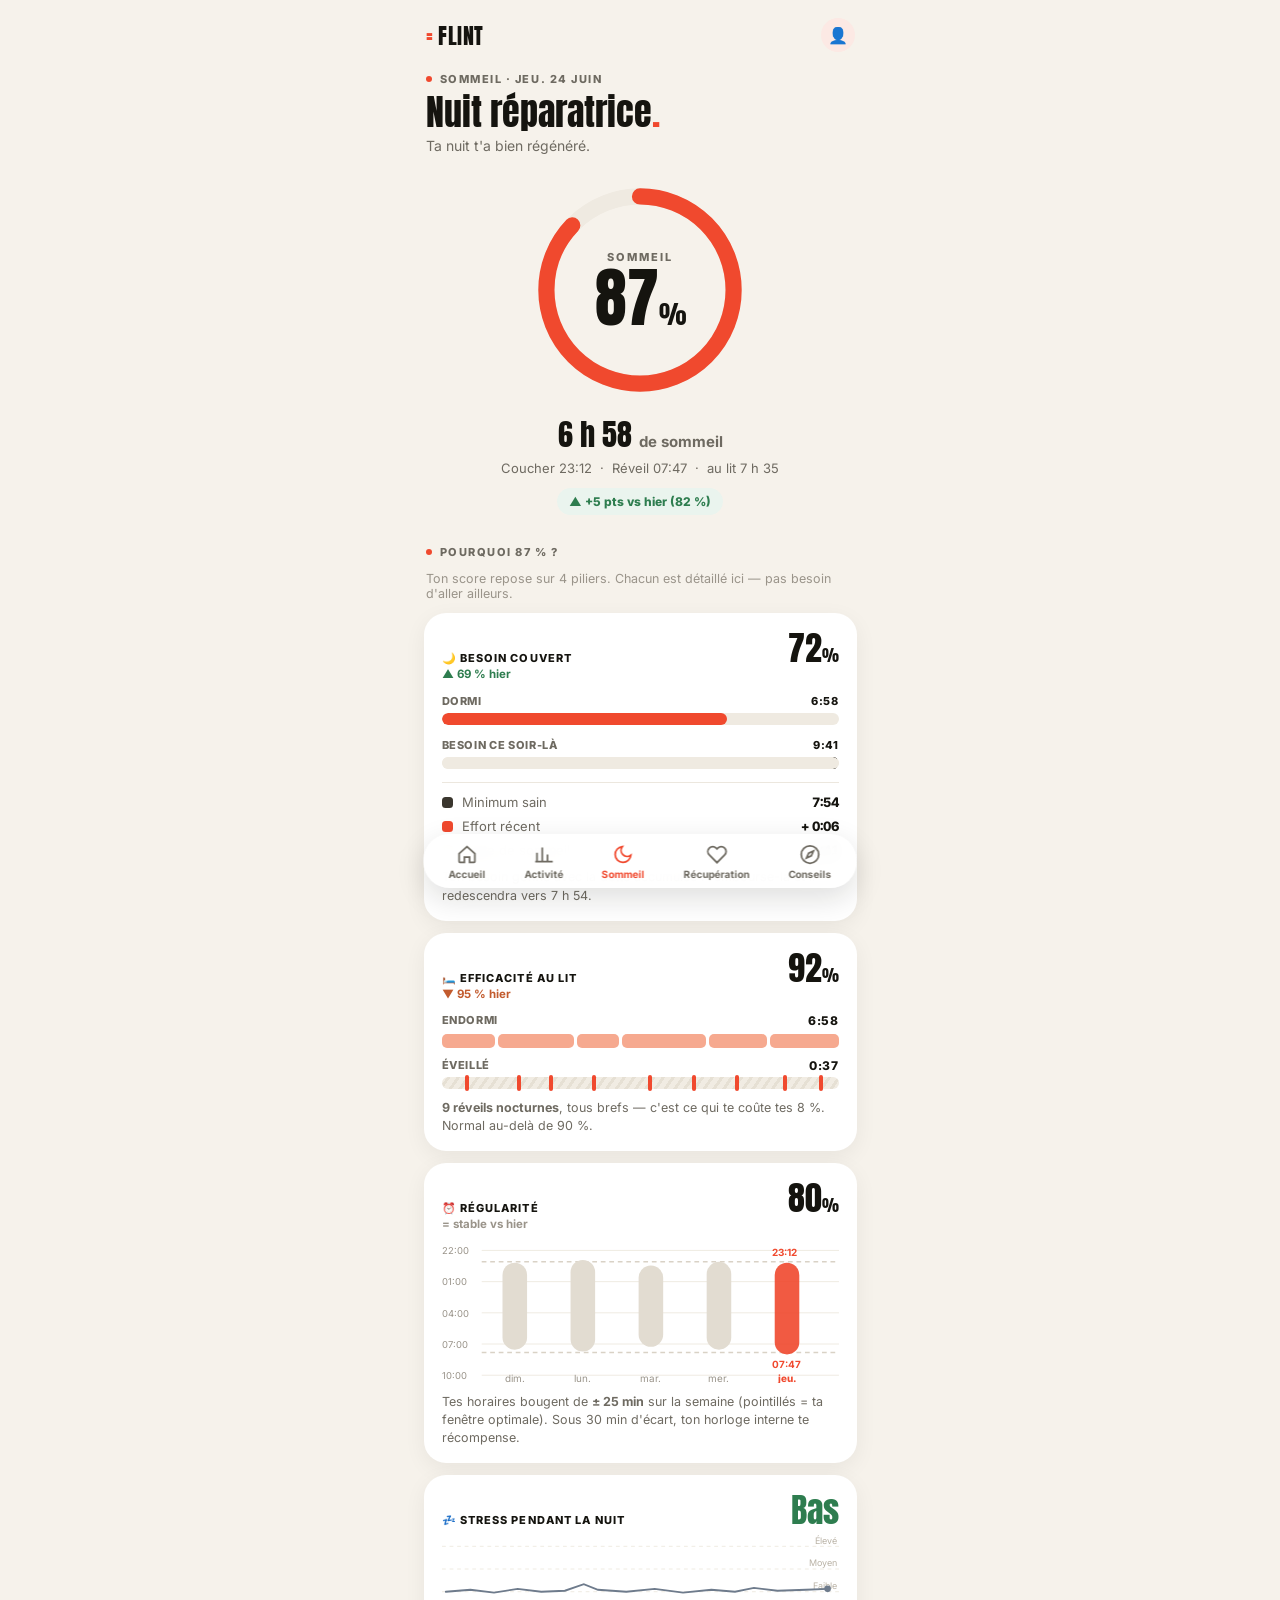
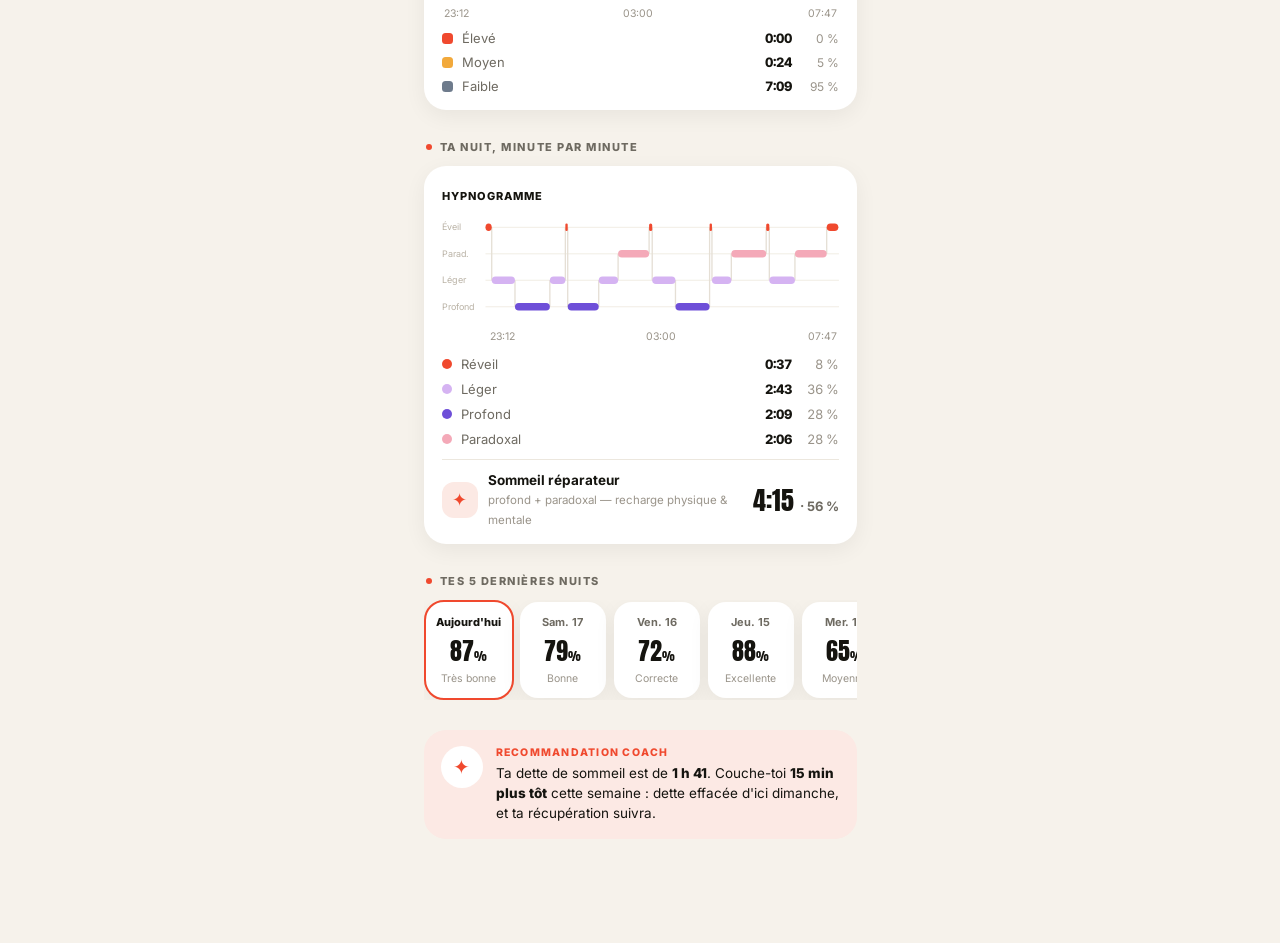
<file: maquette-sommeil.html>
<!doctype html>
<html lang="fr">
<head>
<meta charset="utf-8">
<meta name="viewport" content="width=device-width,initial-scale=1,viewport-fit=cover">
<title>FLINT — Sommeil (maquette réorganisée)</title>
<link rel="preconnect" href="https://fonts.googleapis.com">
<link href="https://fonts.googleapis.com/css2?family=Anton&family=Inter:wght@400;600;700;800&display=swap" rel="stylesheet">
<style>
:root{
  --bg:#F6F2EB;--card:#fff;--ink:#15140F;--ink2:#6E6A61;--faint:#9A948A;
  --accent:#F0492E;--peach:#FCE9E4;--line:#ECE7DE;--track:#EFEAE1;
  --green:#3FB57A;--w:#F0492E;--leger:#D5B3F2;--prof:#6E4FD8;--sp:#F4A9B8;
  --r:22px;--shadow:0 6px 22px rgba(20,18,12,.06);
}
*{box-sizing:border-box;margin:0}
html{-webkit-text-size-adjust:100%}
body{background:var(--bg);color:var(--ink);font-family:'Inter',sans-serif;max-width:465px;margin:0 auto;padding:16px 16px 104px}
.disp{font-family:'Anton';font-style:oblique 8deg;font-weight:400}

/* header */
.hd{display:flex;align-items:center;justify-content:space-between;margin:2px 2px 20px}
.hd .logo{font-family:'Anton';font-style:oblique 10deg;font-size:22px;letter-spacing:.02em}
.hd .logo i{color:var(--accent);font-style:normal}
.hd .avatar{width:34px;height:34px;border-radius:50%;background:var(--peach);display:grid;place-items:center;font-size:16px}

/* kicker + sections */
.kick{display:flex;align-items:center;gap:8px;font-size:11px;font-weight:800;letter-spacing:.14em;text-transform:uppercase;color:var(--ink2);margin:0 2px 8px}
.kick .dot{width:6px;height:6px;border-radius:50%;background:var(--accent)}
.sec{margin-top:30px}
.sec>.kick{margin-bottom:12px}
h1{font-family:'Anton';font-style:oblique 8deg;font-weight:400;font-size:36px;line-height:1.04;margin:0 2px 6px}
h1 em,.h2 em{font-style:oblique 8deg;color:var(--accent)}
.sub{font-size:14px;color:var(--ink2);margin:0 2px}
.h2{font-family:'Anton';font-style:oblique 8deg;font-weight:400;font-size:23px;margin:0 2px 4px}
.secsub{font-size:12.5px;color:var(--faint);margin:0 2px 12px}

/* hero */
.hero{display:flex;flex-direction:column;align-items:center;margin-top:22px}
.ringwrap{position:relative;width:216px;height:216px;margin:6px 0 4px}
.ringwrap svg{width:100%;height:100%;transform:rotate(-90deg)}
.ringwrap .in{position:absolute;inset:0;display:flex;flex-direction:column;align-items:center;justify-content:center;gap:2px}
.ringwrap .lab{font-size:11px;font-weight:800;letter-spacing:.18em;color:var(--ink2)}
.ringwrap .val{font-family:'Anton';font-style:oblique 8deg;font-size:64px;line-height:1}
.ringwrap .val small{font-size:26px}
.hero .dur{font-family:'Anton';font-style:oblique 8deg;font-size:30px;margin-top:10px}
.hero .times{font-size:13px;color:var(--ink2);margin-top:3px}
.hero .delta{display:inline-flex;align-items:center;gap:6px;background:#EAF4EE;color:#2E7D4F;font-size:12px;font-weight:800;border-radius:30px;padding:6px 12px;margin-top:12px}

/* cards */
.card{background:var(--card);border-radius:var(--r);box-shadow:var(--shadow);padding:18px 18px 16px;margin-bottom:12px}
.crow{display:flex;align-items:baseline;justify-content:space-between;gap:10px;margin-bottom:2px}
.ctit{font-size:11px;font-weight:800;letter-spacing:.1em;text-transform:uppercase;color:var(--ink)}
.cbig{font-family:'Anton';font-style:oblique 8deg;font-size:34px;line-height:1}
.cbig small{font-size:16px}
.cdelta{font-size:11.5px;font-weight:700;color:var(--faint)}
.cdelta.up{color:#2E7D4F}.cdelta.down{color:#C25B2E}
.cnote{font-size:12.5px;color:var(--ink2);margin-top:10px;line-height:1.45}

/* bars (besoin) */
.blab{display:flex;justify-content:space-between;font-size:11px;font-weight:800;letter-spacing:.06em;text-transform:uppercase;color:var(--ink2);margin:13px 0 5px}
.blab b{color:var(--ink);font-weight:800}
.bar{height:12px;border-radius:8px;background:var(--track);overflow:hidden;position:relative}
.bar i{position:absolute;inset:0 auto 0 0;border-radius:8px;background:var(--accent)}
.bar .mk{position:absolute;top:-3px;bottom:-3px;width:4px;border-radius:2px;background:var(--ink)}
.legend{margin-top:13px;border-top:1px solid var(--line);padding-top:11px;display:flex;flex-direction:column;gap:8px}
.leg{display:flex;align-items:center;gap:9px;font-size:13px}
.leg .sq{width:11px;height:11px;border-radius:3.5px;flex:none}
.leg .n{color:var(--ink2);flex:1}
.leg .v{font-weight:800;font-variant-numeric:tabular-nums}

/* efficacité */
.segbar{display:flex;gap:3px;height:14px;margin:6px 0 10px}
.segbar i{border-radius:5px;background:#F6A98F}
.wkbar{height:12px;border-radius:6px;background:repeating-linear-gradient(-55deg,#F1ECE3 0 5px,#E6E0D4 5px 8px);position:relative;margin:4px 0 2px}
.wkbar b{position:absolute;top:-2px;bottom:-2px;width:4px;border-radius:2px;background:var(--accent)}
.minilab{display:flex;justify-content:space-between;font-size:11px;font-weight:800;letter-spacing:.06em;text-transform:uppercase;color:var(--ink2)}
.minilab .v{color:var(--ink);font-size:12px}

/* hypnogramme */
.hyp{width:100%;height:auto;display:block;margin:8px 0 2px}
.axis{display:flex;justify-content:space-between;font-size:10.5px;color:var(--faint);margin:2px 2px 0}
.phases{margin-top:13px;display:flex;flex-direction:column;gap:9px}
.ph{display:flex;align-items:center;gap:9px;font-size:13px}
.ph .dot{width:10px;height:10px;border-radius:50%;flex:none}
.ph .n{color:var(--ink2);flex:1}
.ph .t{font-weight:800;width:44px;text-align:right;font-variant-numeric:tabular-nums}
.ph .p{color:var(--faint);width:38px;text-align:right;font-variant-numeric:tabular-nums}
.repair{margin-top:12px;border-top:1px solid var(--line);padding-top:12px;display:flex;align-items:center;gap:10px}
.repair .ic{width:36px;height:36px;border-radius:12px;background:var(--peach);color:var(--accent);display:grid;place-items:center;font-size:18px;flex:none}
.repair .n{flex:1}
.repair .n b{display:block;font-size:13.5px}
.repair .n span{font-size:11.5px;color:var(--faint)}
.repair .v{font-family:'Anton';font-style:oblique 8deg;font-size:26px}
.repair .v small{font-size:13px;color:var(--ink2);font-family:'Inter';font-style:normal;font-weight:700}

/* stress rows */
.strows{margin-top:10px;display:flex;flex-direction:column;gap:8px}

/* historique */
.hist{display:flex;gap:8px;overflow-x:auto;padding:2px;scrollbar-width:none}
.hist::-webkit-scrollbar{display:none}
.day{flex:0 0 86px;background:var(--card);border-radius:18px;box-shadow:var(--shadow);padding:13px 10px;text-align:center}
.day.on{outline:2px solid var(--accent)}
.day .d{font-size:11px;font-weight:700;color:var(--ink2);margin-bottom:4px}
.day.on .d{color:var(--ink);font-weight:800}
.day .s{font-family:'Anton';font-style:oblique 8deg;font-size:24px}
.day .s small{font-size:12px}
.day .q{font-size:10.5px;color:var(--faint);margin-top:3px}

/* coach */
.coach{background:var(--peach);border-radius:var(--r);padding:16px 17px;display:flex;gap:13px;align-items:flex-start;margin-top:12px}
.coach .ic{width:42px;height:42px;border-radius:50%;background:#fff;color:var(--accent);display:grid;place-items:center;font-size:20px;flex:none}
.coach .k{font-size:10.5px;font-weight:800;letter-spacing:.12em;text-transform:uppercase;color:var(--accent);margin-bottom:4px}
.coach p{font-size:13.5px;line-height:1.5}
.coach p b{font-weight:800}

/* nav */
.nav{position:fixed;bottom:12px;left:50%;transform:translateX(-50%);width:min(433px,calc(100% - 32px));background:rgba(255,255,255,.94);backdrop-filter:blur(10px);border-radius:26px;box-shadow:0 10px 30px rgba(20,18,12,.14);display:flex;justify-content:space-around;padding:10px 6px 8px}
.nav a{display:flex;flex-direction:column;align-items:center;gap:3px;font-size:10px;font-weight:700;color:var(--ink2);text-decoration:none}
.nav a.on{color:var(--accent)}
.nav svg{width:21px;height:21px}
</style>
</head>
<body>

<header class="hd">
  <span class="logo"><i>=</i> FLINT</span>
  <span class="avatar">👤</span>
</header>

<!-- ══ 1. LE VERDICT — une seule réponse, en un regard ══ -->
<div class="kick"><span class="dot"></span> Sommeil · Jeu. 24 juin</div>
<h1>Nuit réparatrice<em>.</em></h1>
<p class="sub">Ta nuit t'a bien régénéré.</p>

<div class="hero">
  <div class="ringwrap">
    <svg viewBox="0 0 120 120">
      <circle cx="60" cy="60" r="52" fill="none" stroke="#EFEAE1" stroke-width="9"/>
      <circle cx="60" cy="60" r="52" fill="none" stroke="#F0492E" stroke-width="9" stroke-linecap="round"
              stroke-dasharray="326.7" stroke-dashoffset="42.5"/>
    </svg>
    <div class="in"><span class="lab">SOMMEIL</span><span class="val">87<small>%</small></span></div>
  </div>
  <div class="dur">6 h 58 <span style="font-size:15px;color:var(--ink2);font-family:'Inter';font-style:normal;font-weight:700">de sommeil</span></div>
  <div class="times">Coucher 23:12 &nbsp;·&nbsp; Réveil 07:47 &nbsp;·&nbsp; au lit 7 h 35</div>
  <span class="delta">▲ +5 pts vs hier (82 %)</span>
</div>

<!-- ══ 2. LE SCORE, DÉCOMPOSÉ — chaque pilier UNE fois, avec son détail intégré ══ -->
<section class="sec">
  <div class="kick"><span class="dot"></span> Pourquoi 87 % ?</div>
  <p class="secsub">Ton score repose sur 4 piliers. Chacun est détaillé ici — pas besoin d'aller ailleurs.</p>

  <!-- Pilier 1 : besoin couvert (fusion écrans 1+2) -->
  <div class="card">
    <div class="crow"><span class="ctit">🌙 Besoin couvert</span><span class="cbig">72<small>%</small></span></div>
    <div class="crow"><span class="cdelta up">▲ 69 % hier</span></div>
    <div class="blab"><span>Dormi</span><b>6:58</b></div>
    <div class="bar"><i style="width:72%"></i></div>
    <div class="blab"><span>Besoin ce soir-là</span><b>9:41</b></div>
    <div class="bar"><span class="mk" style="left:calc(100% - 6px)"></span><i style="width:100%;background:var(--track)"></i></div>
    <div class="legend">
      <div class="leg"><span class="sq" style="background:#3A362E"></span><span class="n">Minimum sain</span><span class="v">7:54</span></div>
      <div class="leg"><span class="sq" style="background:var(--accent)"></span><span class="n">Effort récent</span><span class="v">+ 0:06</span></div>
      <div class="leg"><span class="sq" style="background:#CFC9BE"></span><span class="n">Dette de sommeil</span><span class="v">+ 1:41</span></div>
    </div>
    <p class="cnote">Ton besoin gonfle avec la dette accumulée : rembourse-la et il redescendra vers 7 h 54.</p>
  </div>

  <!-- Pilier 2 : efficacité (fusion écrans 1+4) -->
  <div class="card">
    <div class="crow"><span class="ctit">🛏️ Efficacité au lit</span><span class="cbig">92<small>%</small></span></div>
    <div class="crow"><span class="cdelta down">▼ 95 % hier</span></div>
    <div class="minilab" style="margin-top:12px"><span>Endormi</span><span class="v">6:58</span></div>
    <div class="segbar">
      <i style="flex:14"></i><i style="flex:20"></i><i style="flex:11"></i><i style="flex:22"></i><i style="flex:15"></i><i style="flex:18"></i>
    </div>
    <div class="minilab"><span>Éveillé</span><span class="v">0:37</span></div>
    <div class="wkbar">
      <b style="left:6%"></b><b style="left:19%"></b><b style="left:27%"></b><b style="left:38%"></b><b style="left:52%"></b><b style="left:63%"></b><b style="left:74%"></b><b style="left:86%"></b><b style="left:95%"></b>
    </div>
    <p class="cnote"><b>9 réveils nocturnes</b>, tous brefs — c'est ce qui te coûte tes 8 %. Normal au-delà de 90 %.</p>
  </div>

  <!-- Pilier 3 : régularité (écran 4) -->
  <div class="card">
    <div class="crow"><span class="ctit">⏰ Régularité</span><span class="cbig">80<small>%</small></span></div>
    <div class="crow"><span class="cdelta">= stable vs hier</span></div>
    <svg class="hyp" viewBox="0 0 420 150" style="margin-top:10px">
      <!-- axe horaire -->
      <g font-family="Inter" font-size="10" fill="#9A948A">
        <text x="0" y="14">22:00</text><text x="0" y="47">01:00</text><text x="0" y="80">04:00</text><text x="0" y="113">07:00</text><text x="0" y="146">10:00</text>
      </g>
      <g stroke="#EFEAE1" stroke-width="1">
        <line x1="42" y1="10" x2="420" y2="10"/><line x1="42" y1="43" x2="420" y2="43"/><line x1="42" y1="76" x2="420" y2="76"/><line x1="42" y1="109" x2="420" y2="109"/><line x1="42" y1="142" x2="420" y2="142"/>
      </g>
      <!-- fenêtre optimale (pointillés) -->
      <line x1="42" y1="22" x2="420" y2="22" stroke="#D9D2C6" stroke-width="1.5" stroke-dasharray="5 4"/>
      <line x1="42" y1="118" x2="420" y2="118" stroke="#D9D2C6" stroke-width="1.5" stroke-dasharray="5 4"/>
      <!-- barres dim → jeu (coucher→réveil) -->
      <rect x="64"  y="23" width="26" height="92"  rx="13" fill="#E2DCD1"/>
      <rect x="136" y="20" width="26" height="97"  rx="13" fill="#E2DCD1"/>
      <rect x="208" y="26" width="26" height="86"  rx="13" fill="#E2DCD1"/>
      <rect x="280" y="22" width="26" height="93"  rx="13" fill="#E2DCD1"/>
      <rect x="352" y="23" width="26" height="97"  rx="13" fill="#F0492E" opacity=".9"/>
      <g font-family="Inter" font-size="10.5" font-weight="700" fill="#F0492E">
        <text x="349" y="16">23:12</text><text x="349" y="134">07:47</text>
      </g>
      <g font-family="Inter" font-size="10.5" fill="#9A948A" text-anchor="middle">
        <text x="77" y="149">dim.</text><text x="149" y="149">lun.</text><text x="221" y="149">mar.</text><text x="293" y="149">mer.</text>
        <text x="365" y="149" fill="#F0492E" font-weight="800">jeu.</text>
      </g>
    </svg>
    <p class="cnote">Tes horaires bougent de <b>± 25 min</b> sur la semaine (pointillés = ta fenêtre optimale). Sous 30 min d'écart, ton horloge interne te récompense.</p>
  </div>

  <!-- Pilier 4 : stress nocturne (écran 5 bas) -->
  <div class="card">
    <div class="crow"><span class="ctit">💤 Stress pendant la nuit</span><span class="cbig" style="color:#2E7D4F">Bas</span></div>
    <svg class="hyp" viewBox="0 0 420 74" style="margin-top:8px">
      <g stroke="#EFEAE1" stroke-width="1" stroke-dasharray="4 4">
        <line x1="0" y1="12" x2="420" y2="12"/><line x1="0" y1="36" x2="420" y2="36"/><line x1="0" y1="60" x2="420" y2="60"/>
      </g>
      <g font-family="Inter" font-size="9.5" fill="#B9B2A5" text-anchor="end">
        <text x="418" y="9">Élevé</text><text x="418" y="33">Moyen</text><text x="418" y="57">Faible</text>
      </g>
      <polyline fill="none" stroke="#6E7B8C" stroke-width="2" stroke-linecap="round"
        points="4,60 30,58 55,61 80,57 105,60 130,59 150,52 165,58 195,60 225,57 255,61 285,58 310,60 330,56 355,59 385,58 408,57"/>
      <circle cx="408" cy="57" r="3.5" fill="#6E7B8C"/>
    </svg>
    <div class="axis"><span>23:12</span><span>03:00</span><span>07:47</span></div>
    <div class="strows">
      <div class="leg"><span class="sq" style="background:var(--accent)"></span><span class="n">Élevé</span><span class="v">0:00</span><span class="p" style="width:38px;text-align:right;color:var(--faint);font-size:12px">0 %</span></div>
      <div class="leg"><span class="sq" style="background:#F2A93B"></span><span class="n">Moyen</span><span class="v">0:24</span><span class="p" style="width:38px;text-align:right;color:var(--faint);font-size:12px">5 %</span></div>
      <div class="leg"><span class="sq" style="background:#6E7B8C"></span><span class="n">Faible</span><span class="v">7:09</span><span class="p" style="width:38px;text-align:right;color:var(--faint);font-size:12px">95 %</span></div>
    </div>
  </div>
</section>

<!-- ══ 3. LA NUIT MINUTE PAR MINUTE — phases UNE seule fois, réparateur en synthèse ══ -->
<section class="sec">
  <div class="kick"><span class="dot"></span> Ta nuit, minute par minute</div>

  <div class="card">
    <span class="ctit">Hypnogramme</span>
    <svg class="hyp" viewBox="0 0 420 118" style="margin-top:12px">
      <g font-family="Inter" font-size="9.5" fill="#B9B2A5">
        <text x="0" y="15">Éveil</text><text x="0" y="43">Parad.</text><text x="0" y="71">Léger</text><text x="0" y="99">Profond</text>
      </g>
      <g stroke="#F1ECE3" stroke-width="1">
        <line x1="46" y1="12" x2="420" y2="12"/><line x1="46" y1="40" x2="420" y2="40"/><line x1="46" y1="68" x2="420" y2="68"/><line x1="46" y1="96" x2="420" y2="96"/>
      </g>
      <!-- connecteurs -->
      <g stroke="#E5DFD5" stroke-width="1.4">
        <line x1="52.6" y1="12" x2="52.6" y2="68"/><line x1="77.2" y1="68" x2="77.2" y2="96"/><line x1="114.1" y1="96" x2="114.1" y2="68"/>
        <line x1="130.5" y1="68" x2="130.5" y2="12"/><line x1="133"   y1="12" x2="133"   y2="96"/><line x1="165.8" y1="96" x2="165.8" y2="68"/>
        <line x1="186.3" y1="68" x2="186.3" y2="40"/><line x1="219.1" y1="40" x2="219.1" y2="12"/><line x1="222.4" y1="12" x2="222.4" y2="68"/>
        <line x1="247"   y1="68" x2="247"   y2="96"/><line x1="283.1" y1="96" x2="283.1" y2="12"/><line x1="285.6" y1="12" x2="285.6" y2="68"/>
        <line x1="306.1" y1="68" x2="306.1" y2="40"/><line x1="343"   y1="40" x2="343"   y2="12"/><line x1="346.3" y1="12" x2="346.3" y2="68"/>
        <line x1="373.4" y1="68" x2="373.4" y2="40"/><line x1="407"   y1="40" x2="407"   y2="12"/>
      </g>
      <!-- segments (W=éveil y8, R=parad y36, L=léger y64, D=profond y92) -->
      <rect x="46"    y="8"  width="6.6"  height="8" rx="4" fill="#F0492E"/>
      <rect x="52.6"  y="64" width="24.6" height="8" rx="4" fill="#D5B3F2"/>
      <rect x="77.2"  y="92" width="36.9" height="8" rx="4" fill="#6E4FD8"/>
      <rect x="114.1" y="64" width="16.4" height="8" rx="4" fill="#D5B3F2"/>
      <rect x="130.5" y="8"  width="2.5"  height="8" rx="1.2" fill="#F0492E"/>
      <rect x="133"   y="92" width="32.8" height="8" rx="4" fill="#6E4FD8"/>
      <rect x="165.8" y="64" width="20.5" height="8" rx="4" fill="#D5B3F2"/>
      <rect x="186.3" y="36" width="32.8" height="8" rx="4" fill="#F4A9B8"/>
      <rect x="219.1" y="8"  width="3.3"  height="8" rx="1.6" fill="#F0492E"/>
      <rect x="222.4" y="64" width="24.6" height="8" rx="4" fill="#D5B3F2"/>
      <rect x="247"   y="92" width="36.1" height="8" rx="4" fill="#6E4FD8"/>
      <rect x="283.1" y="8"  width="2.5"  height="8" rx="1.2" fill="#F0492E"/>
      <rect x="285.6" y="64" width="20.5" height="8" rx="4" fill="#D5B3F2"/>
      <rect x="306.1" y="36" width="36.9" height="8" rx="4" fill="#F4A9B8"/>
      <rect x="343"   y="8"  width="3.3"  height="8" rx="1.6" fill="#F0492E"/>
      <rect x="346.3" y="64" width="27.1" height="8" rx="4" fill="#D5B3F2"/>
      <rect x="373.4" y="36" width="33.6" height="8" rx="4" fill="#F4A9B8"/>
      <rect x="407"   y="8"  width="12.3" height="8" rx="4" fill="#F0492E"/>
    </svg>
    <div class="axis" style="padding-left:46px"><span>23:12</span><span>03:00</span><span>07:47</span></div>

    <div class="phases">
      <div class="ph"><span class="dot" style="background:#F0492E"></span><span class="n">Réveil</span><span class="t">0:37</span><span class="p">8 %</span></div>
      <div class="ph"><span class="dot" style="background:#D5B3F2"></span><span class="n">Léger</span><span class="t">2:43</span><span class="p">36 %</span></div>
      <div class="ph"><span class="dot" style="background:#6E4FD8"></span><span class="n">Profond</span><span class="t">2:09</span><span class="p">28 %</span></div>
      <div class="ph"><span class="dot" style="background:#F4A9B8"></span><span class="n">Paradoxal</span><span class="t">2:06</span><span class="p">28 %</span></div>
    </div>

    <div class="repair">
      <span class="ic">✦</span>
      <span class="n"><b>Sommeil réparateur</b><span>profond + paradoxal — recharge physique &amp; mentale</span></span>
      <span class="v">4:15 <small>· 56 %</small></span>
    </div>
  </div>
</section>

<!-- ══ 4. LA TENDANCE — le contexte ══ -->
<section class="sec">
  <div class="kick"><span class="dot"></span> Tes 5 dernières nuits</div>
  <div class="hist">
    <div class="day on"><div class="d">Aujourd'hui</div><div class="s">87<small>%</small></div><div class="q">Très bonne</div></div>
    <div class="day"><div class="d">Sam. 17</div><div class="s">79<small>%</small></div><div class="q">Bonne</div></div>
    <div class="day"><div class="d">Ven. 16</div><div class="s">72<small>%</small></div><div class="q">Correcte</div></div>
    <div class="day"><div class="d">Jeu. 15</div><div class="s">88<small>%</small></div><div class="q">Excellente</div></div>
    <div class="day"><div class="d">Mer. 14</div><div class="s">65<small>%</small></div><div class="q">Moyenne</div></div>
  </div>
</section>

<!-- ══ 5. L'ACTION — une seule reco, branchée sur la donnée ══ -->
<section class="sec">
  <div class="coach">
    <span class="ic">✦</span>
    <div>
      <div class="k">Recommandation coach</div>
      <p>Ta dette de sommeil est de <b>1 h 41</b>. Couche-toi <b>15 min plus tôt</b> cette semaine : dette effacée d'ici dimanche, et ta récupération suivra.</p>
    </div>
  </div>
</section>

<nav class="nav">
  <a href="#"><svg viewBox="0 0 24 24" fill="none" stroke="currentColor" stroke-width="2"><path d="M3 11l9-8 9 8v9a1 1 0 01-1 1h-5v-6h-6v6H4a1 1 0 01-1-1z"/></svg>Accueil</a>
  <a href="#"><svg viewBox="0 0 24 24" fill="none" stroke="currentColor" stroke-width="2"><path d="M4 20V10M10 20V4M16 20v-8M22 20H2"/></svg>Activité</a>
  <a href="#" class="on"><svg viewBox="0 0 24 24" fill="none" stroke="currentColor" stroke-width="2"><path d="M21 12.8A9 9 0 1111.2 3a7 7 0 009.8 9.8z"/></svg>Sommeil</a>
  <a href="#"><svg viewBox="0 0 24 24" fill="none" stroke="currentColor" stroke-width="2"><path d="M20.8 4.6a5.5 5.5 0 00-7.8 0L12 5.7l-1-1.1a5.5 5.5 0 00-7.8 7.8l8.8 8.9 8.8-8.9a5.5 5.5 0 000-7.8z"/></svg>Récupération</a>
  <a href="#"><svg viewBox="0 0 24 24" fill="none" stroke="currentColor" stroke-width="2"><circle cx="12" cy="12" r="10"/><path d="M16 8l-2.5 5.5L8 16l2.5-5.5z"/></svg>Conseils</a>
</nav>

</body>
</html>
</file>
